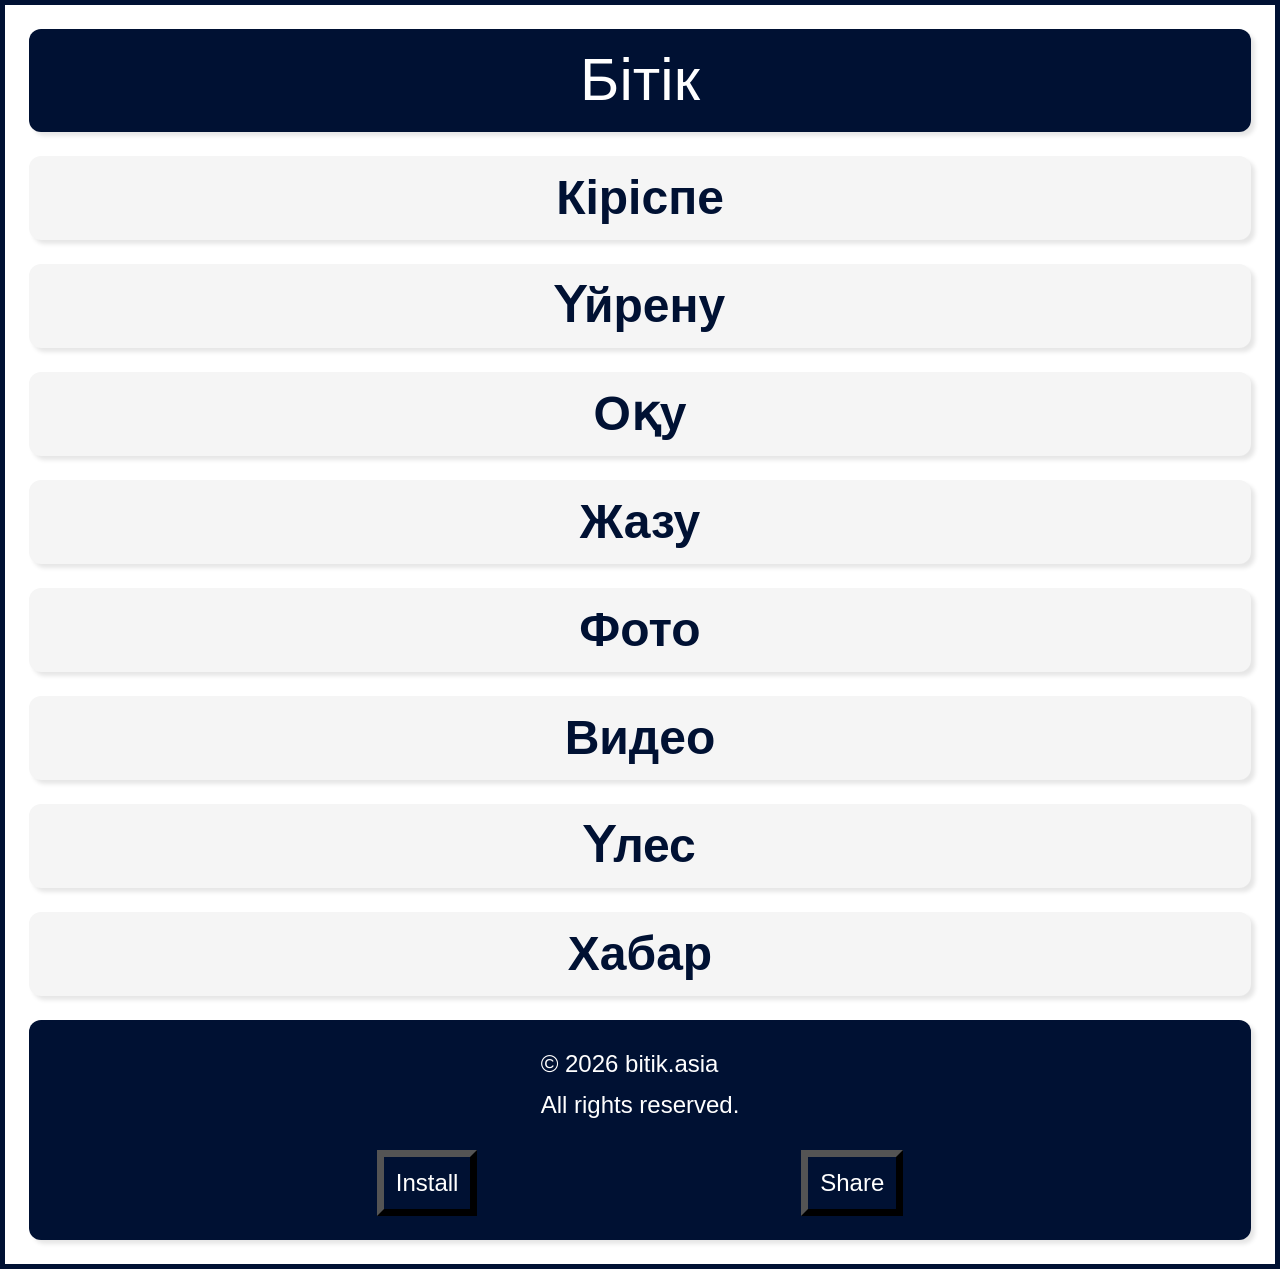
<file: index.html>
<!DOCTYPE html> 
<html lang="en"> 
  
<head>
    <meta charset="utf-8"> 
    <meta    name="viewport" 
            content="width=device-width initial-scale=1.0"> 
    <link rel="stylesheet" href="CSS/index.css"> 
    <link rel="manifest" href="manifest.webmanifest">
    <script src="script.js"></script>
    <link rel="icon" type="image/png" sizes="192x192" href="Assets/Icons/android-chrome-192x192.png">
    <link rel="icon" type="image/png" sizes="512x512" href="Assets/Icons/android-chrome-512x512.png">
    <link rel="apple-touch-icon" sizes="180x180" href="Assets/Icons/apple-touch-icon.png">
    <link rel="icon" type="image/png" sizes="32x32" href="Assets/Icons/favicon-32x32.png">
    <link rel="icon" type="image/png" sizes="16x16" href="Assets/Icons/favicon-16x16.png">
    <link rel="shortcut icon" href="Assets/Icons/favicon.ico">
    <title>Bitik</title>


<!-- <script>   
async function handleCredentialResponse(response) {
  const jwt = response.credential;
  try {
    const res = await fetch("https://bitik-test-<hash>.run.app/auth/google", {
      method: "POST",
      headers: { "Content-Type": "application/json" },
      credentials: "include",
      body: JSON.stringify({ credential: jwt })
    });
    const data = await res.json();
    console.log("Login result:", data);
  } catch (err) {
    console.error("Login failed:", err);
  }
}
</script> -->

<script>
  document.addEventListener("DOMContentLoaded", () => {
    // Open dialog on button click
    document.addEventListener("click", (e) => {
      const btn = e.target.closest("button.open");
      if (!btn) return;

      const container = btn.closest("div");
      const dialog = container?.querySelector("dialog");
      if (dialog) {
        dialog.showModal();
        dialog.scrollTop = 0;
        // Force reflow before adding "visible" for animation
        requestAnimationFrame(() => dialog.classList.add("visible"));
      }
    });

    // Overlay click closes with animation
    document.querySelectorAll("dialog").forEach((dialog) => {
      dialog.addEventListener("click", (e) => {
        const rect = dialog.getBoundingClientRect();
        const inside =
          e.clientX >= rect.left &&
          e.clientX <= rect.right &&
          e.clientY >= rect.top &&
          e.clientY <= rect.bottom;

        if (!inside) {
          dialog.classList.add("closing");
          dialog.classList.remove("visible");
          setTimeout(() => {
            dialog.close();
            dialog.classList.remove("closing");
          }, 500); // match CSS transition duration
        }
      });

      // Animate built-in close buttons too
      dialog.querySelectorAll("form[method='dialog'] button").forEach((btn) => {
        btn.addEventListener("click", (ev) => {
          ev.preventDefault();
          dialog.classList.add("closing");
          dialog.classList.remove("visible");
          setTimeout(() => {
            dialog.close();
            dialog.classList.remove("closing");
          }, 500);
        });
      });
    });
  });
</script>

</head>
  
<body>

<header> 
    <h1>Бітік</h1> 
</header> 


<main>

<div>
  <a href="HTML/introduction.html">Кіріспе</a>
</div>  

<div>
  <a href="HTML/explanation.html">Үйрену</a>
</div>

<div>
  <a href="HTML/read.html">Оқу</a>
</div>

<div>
  <a href="HTML/write.html">Жазу</a>
</div>

<!-- <div>
    <a href="HTML/dictionary.html">Сөздік</a>        
</div> -->

<div>
    <a href="HTML/photo.html">Фото</a>        
</div>

<div>
    <a href="HTML/video.html">Видео</a>        
</div>

<div>
    <a href="HTML/contribution.html">Үлес</a>       
</div>

<div>
    <a href="HTML/news.html">Хабар</a>       
</div>

</main>

  
<footer>
    <p>
        © 2026 bitik.asia <br>
        All rights reserved. 
    </p>


<nav>
   
    <div id="androidInstallContainer">
        <button type="button" id="androidInstallBtn">Install</button>
    </div>
    
    <div id="androidTipContainer">
        <button type="button" id="androidTipBtn" class="open">Android</button>
        <dialog>
          <p>Сайттың қосымшасын смартфонға орнатуға болады.</p> 
          <ul class="none">
            <li><b>KAZ</b>: Браузер мәзірі (⋮) &Rarr; «Қолданбаны орнату» немесе «Басты экранға қосу».</li> 
            <li><b>RUS</b>: Меню браузера (⋮) &Rarr; «Установить приложение» или «Добавить на главный экран».</li>       
          </ul> 
          <form method="dialog">
            <button>Close</button>
          </form>
        </dialog>
    </div>

     <div id="iosTipContainer">
        <button type="button" id="iosTipBtn" class="open">IOS</button>
        <dialog>
          <p>Сайтты смартфонның басты экранына қосуға болады.</p>
          <ul>
            <li><b>KAZ</b>: Safari &Rarr; «Бөлісу» &Rarr; «Басты экранға қосу» &Rarr; «Қосу».</li> 
            <li><b>RUS</b>: Safari &Rarr; «Поделиться» &Rarr; «На экран "Домой"» &Rarr; «Добавить».</li>
          </ul> 
          <form method="dialog">
            <button>Close</button>
          </form>
        </dialog>
    </div>
        
    <div id="desktopTipContainer"> 
        <button type="button" id="desktopTipBtn" class="open">Install</button>
        <dialog>
          <p>Сайтты компьютерге орнатуға болады.</p>
          <ul>
            <li><b>KAZ</b>: Браузердің URL жолағында оң жағынан «Қолданбаны орнату» немесе «Қолданбада ашу» белгішесі бар.</li> 
            <li><b>RUS</b>: В строке URL браузера с правой стороны есть значок «Установить приложение» или «Открыть в приложении».</li>
          </ul>
          <form method="dialog">
            <button>Close</button>
          </form>
        </dialog>
    </div>    

    <div>
        <button type="button" id="shareBtn">Share</button>
    </div>      
        
</nav>
  
</footer> 

</body> 
  
</html>
</file>
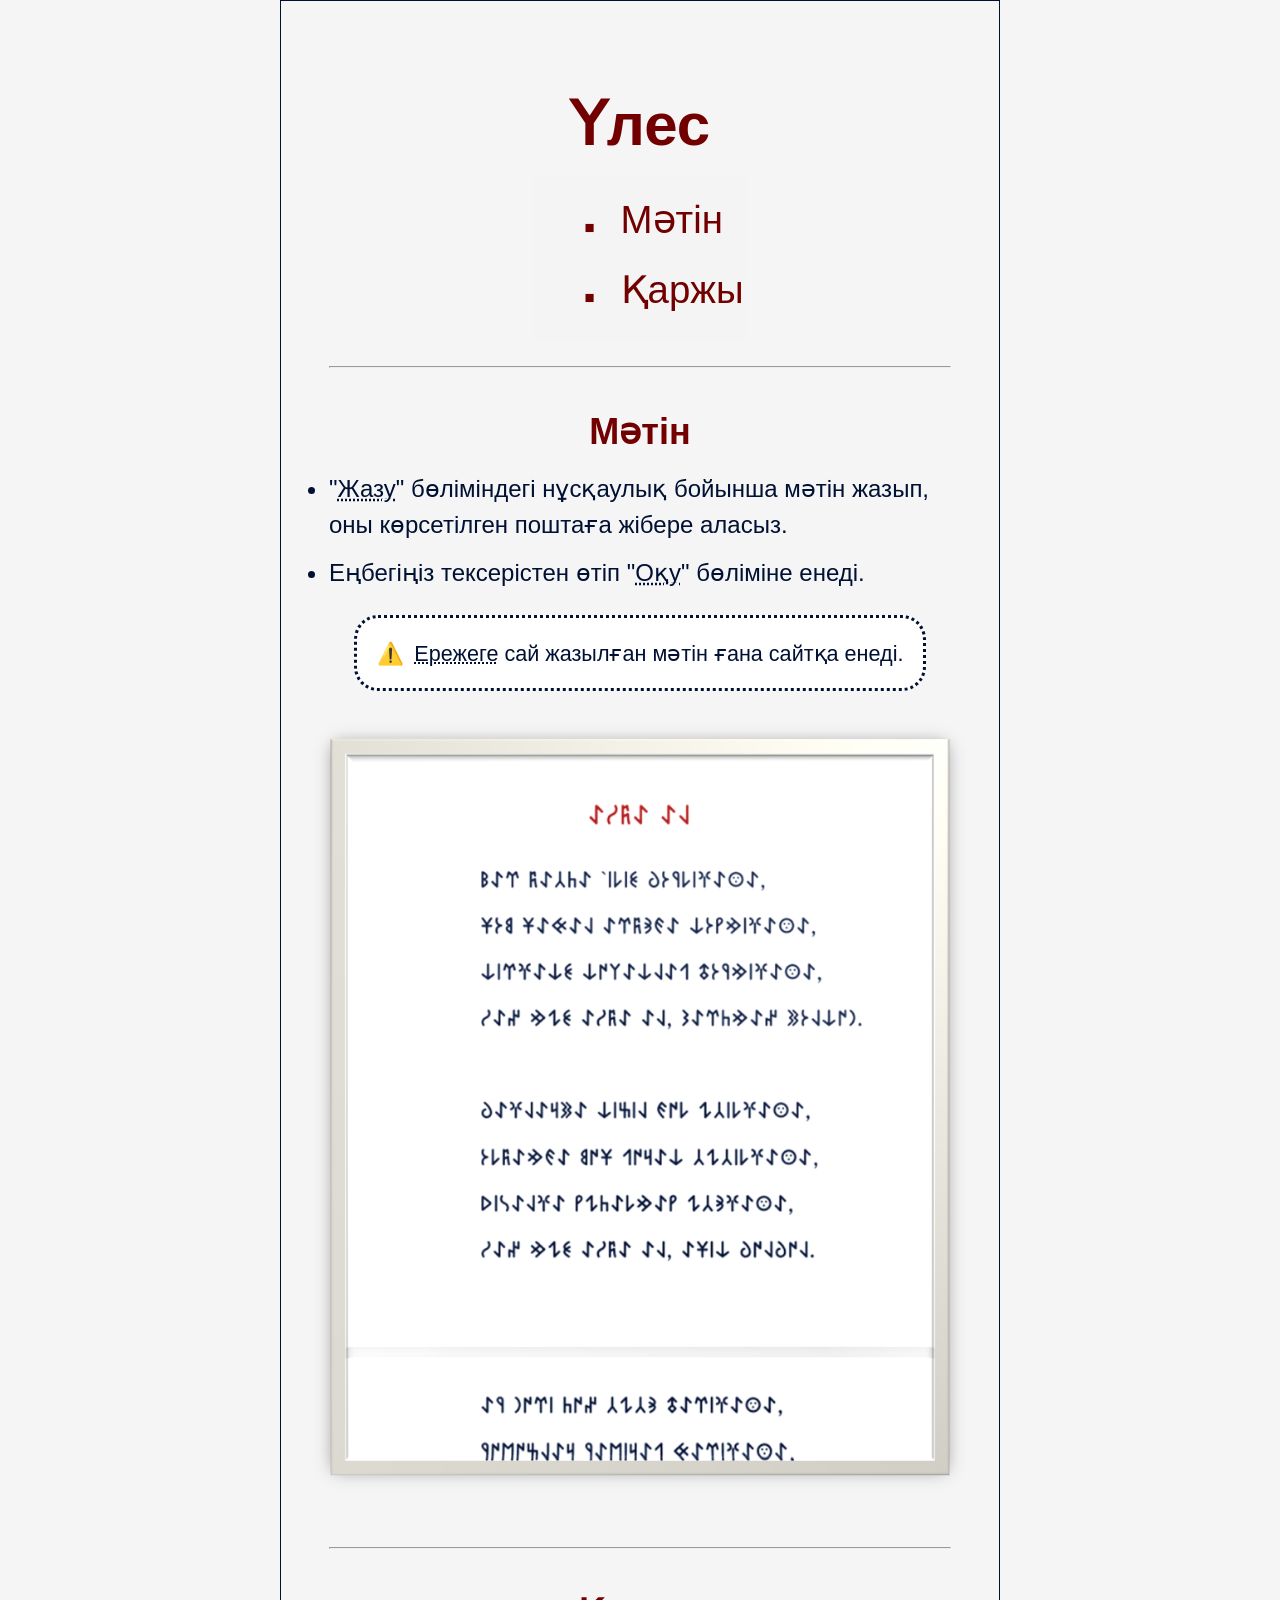
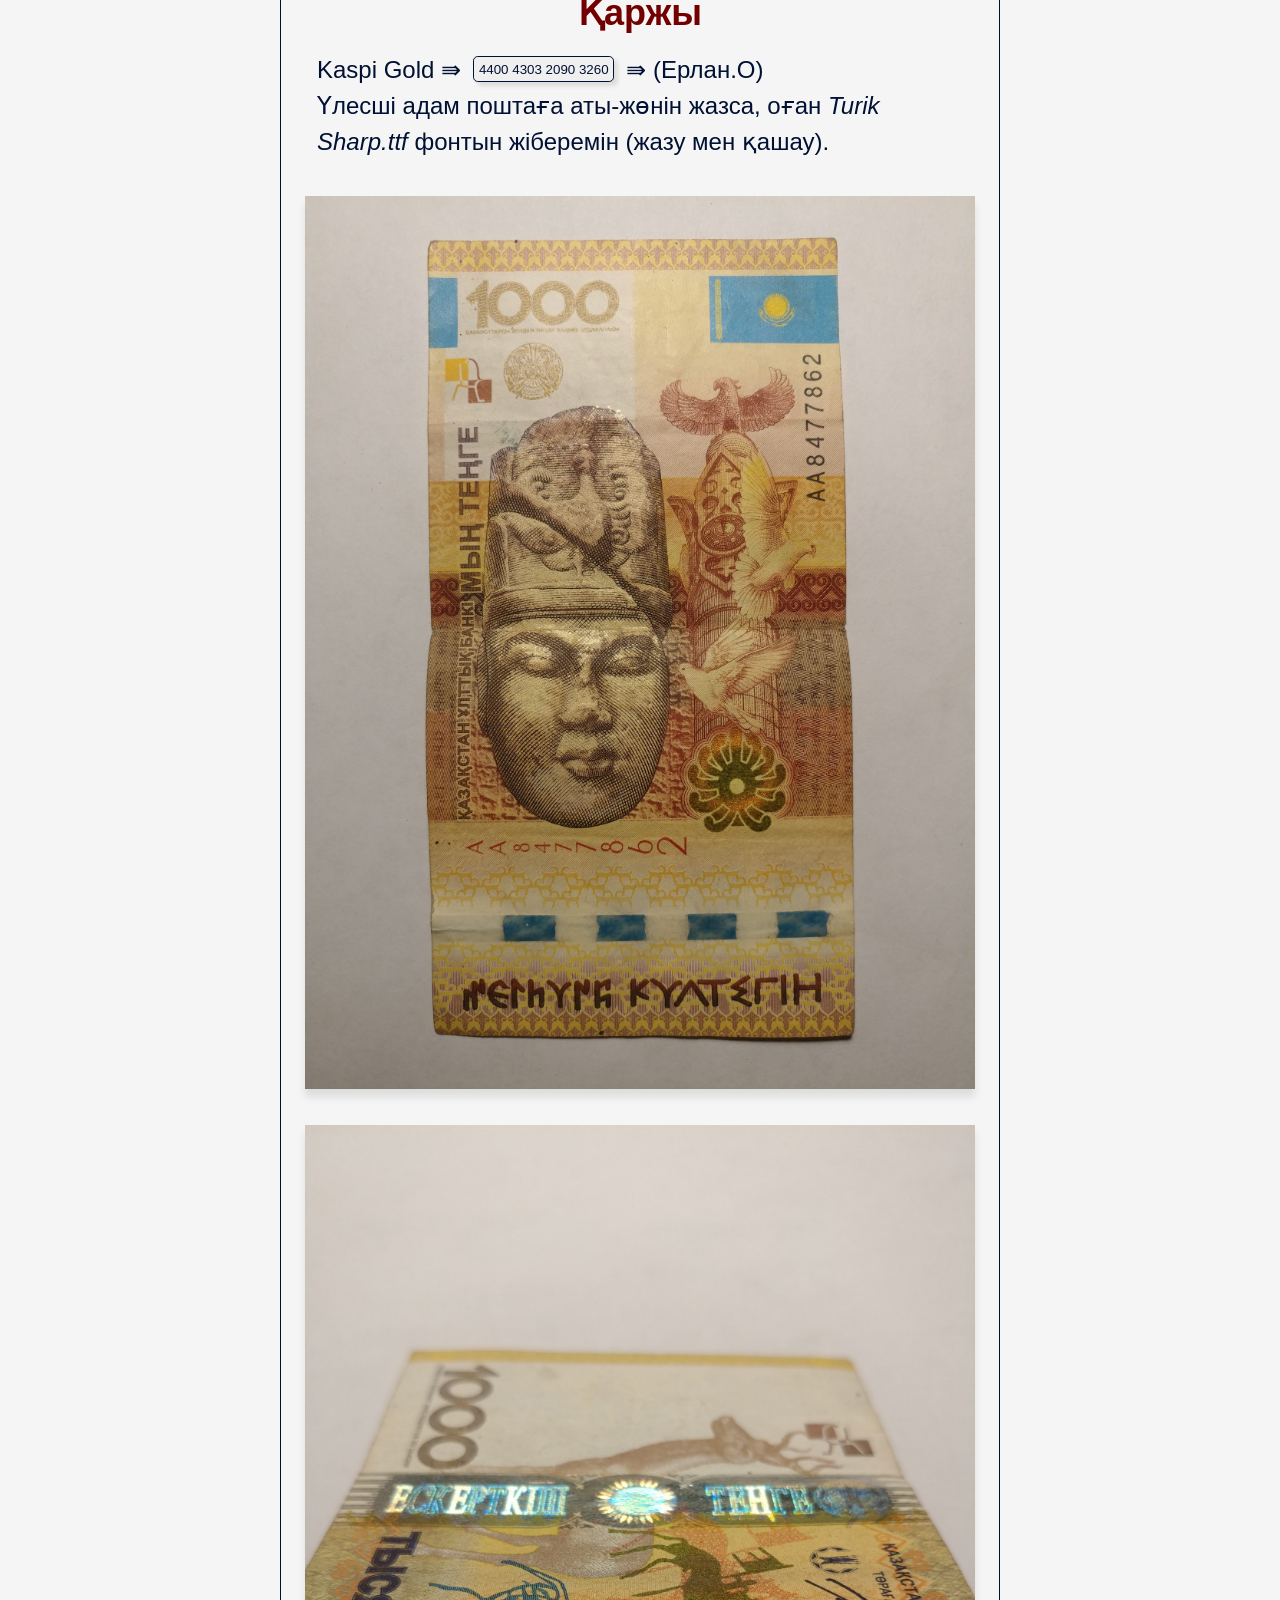
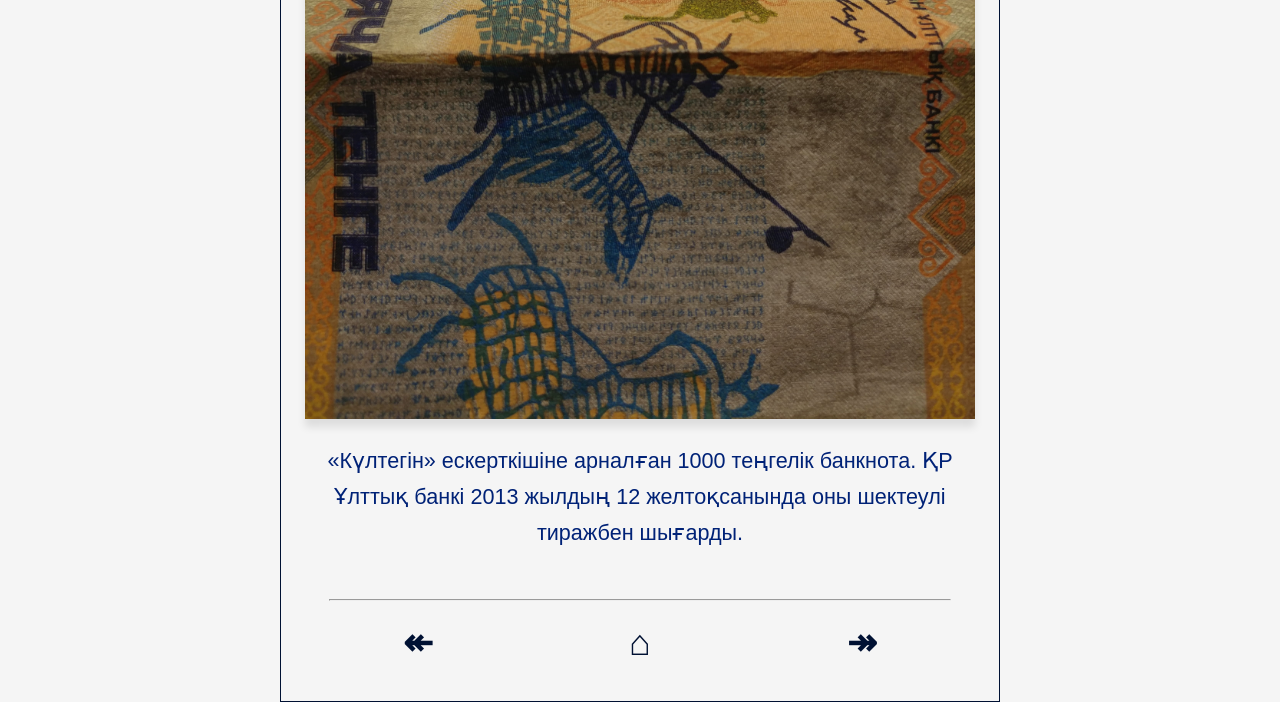
<file: HTML/contribution.html>
<!DOCTYPE html>
<html lang="en">
 
<head>
    <meta charset="utf-8"> 
    <meta   name="viewport" 
            content="width=device-width initial-scale=1"> 
    <link rel="stylesheet" href="../CSS/styles.css"> 
    <link rel="manifest" href="../manifest.webmanifest">
    <link rel="icon" type="image/png" sizes="192x192" href="../Assets/Icons/android-chrome-192x192.png">
    <link rel="icon" type="image/png" sizes="512x512" href="../Assets/Icons/android-chrome-512x512.png">
    <link rel="apple-touch-icon" sizes="180x180" href="../Assets/Icons/apple-touch-icon.png">
    <link rel="icon" type="image/png" sizes="32x32" href="../Assets/Icons/favicon-32x32.png">
    <link rel="icon" type="image/png" sizes="16x16" href="../Assets/Icons/favicon-16x16.png">
    <link rel="shortcut icon" href="../Assets/Icons/favicon.ico">
    <title>Contribution</title>


</head>

<body>

<header>
    <table id="contents" >
        <caption><h1>Үлес</h1></caption>
        <tr>
            <td>&#9632;</td> 
            <td><a href="#s1">Мәтін </a></td>
        </tr>
        <tr>
            <td>&#9632;</td>
            <td><a href="#s2">Қаржы</a></td>
        </tr>                         
    </table>     
</header>

<main>

<hr id="s1">
<section>
<h2>Мәтін </h2>
<ul>
    <li>"<a href="write.html">Жазу</a>" бөліміндегі нұсқаулық бойынша мәтін жазып, оны көрсетілген поштаға жібере аласыз.</li>
    <li>Еңбегіңіз тексерістен өтіп "<a href="read.html">Оқу</a>" бөліміне енеді.</li>
</ul>
<aside>
    ⚠️&ensp;<a href="explanation.html">Ережеге</a> сай жазылған мәтін ғана сайтқа енеді. 
</aside>
<img class="no_shadow" src="../Assets/Images/matin.png" alt="Runic text">


</section>

<hr id="s2">
<section>
<h2>Қаржы</h2>
<p> Kaspi Gold &rAarr;&ensp;<button id="copy">4400 4303 2090 3260</button>&ensp;&rAarr; (Ерлан.О) <br>
    Үлесші адам поштаға аты-жөнін жазса, оған <i>Turik Sharp.ttf</i> фонтын жіберемін (жазу мен қашау).

</p>
<figure>   
    <img src="../Assets/Images/tenge_1.jpg" alt="tenge">
    <img src="../Assets/Images/tenge_2.jpg" alt="tenge">
    <figcaption>
        «Күлтегін» ескерткішіне арналған 1000 теңгелік банкнота. 
        ҚР Ұлттық банкі  2013 жылдың 12 желтоқсанында оны шектеулі тиражбен шығарды.   
    </figcaption>
</figure>

</section>

<script>
  const button = document.getElementById("copy");
  button.addEventListener("click", () => {
    const textToCopy = button.innerText;
    navigator.clipboard.writeText(textToCopy)
      .then(() => {
        // Instead of alert, update button text
        button.innerText = "Көшірілді!";
        setTimeout(() => {
          button.innerText = textToCopy; // revert after 1.5s
        }, 1500);
      })
      .catch(err => {
        console.error("Failed to copy text: ", err);
      });
  });
</script>
</main>

<hr>
<footer> 
    <a href="video.html">&Larr;</a>
    <a href="../index.html">&#8962;</a>        
    <a href="news.html">&Rarr;</a>    
</footer> 

</body>

</html>



<!--  


<table>
    <tr>
        <td></td>
        <td></td>
    </tr>
    <tr>
        <td></td>
        <td></td>
    </tr>
    <tr>
        <td></td>
        <td></td>
    </tr>
    <tr>
        <td></td>
        <td></td>
    </tr>
    <tr>
        <td></td>
        <td></td>
    </tr>
</table>








-->
</file>
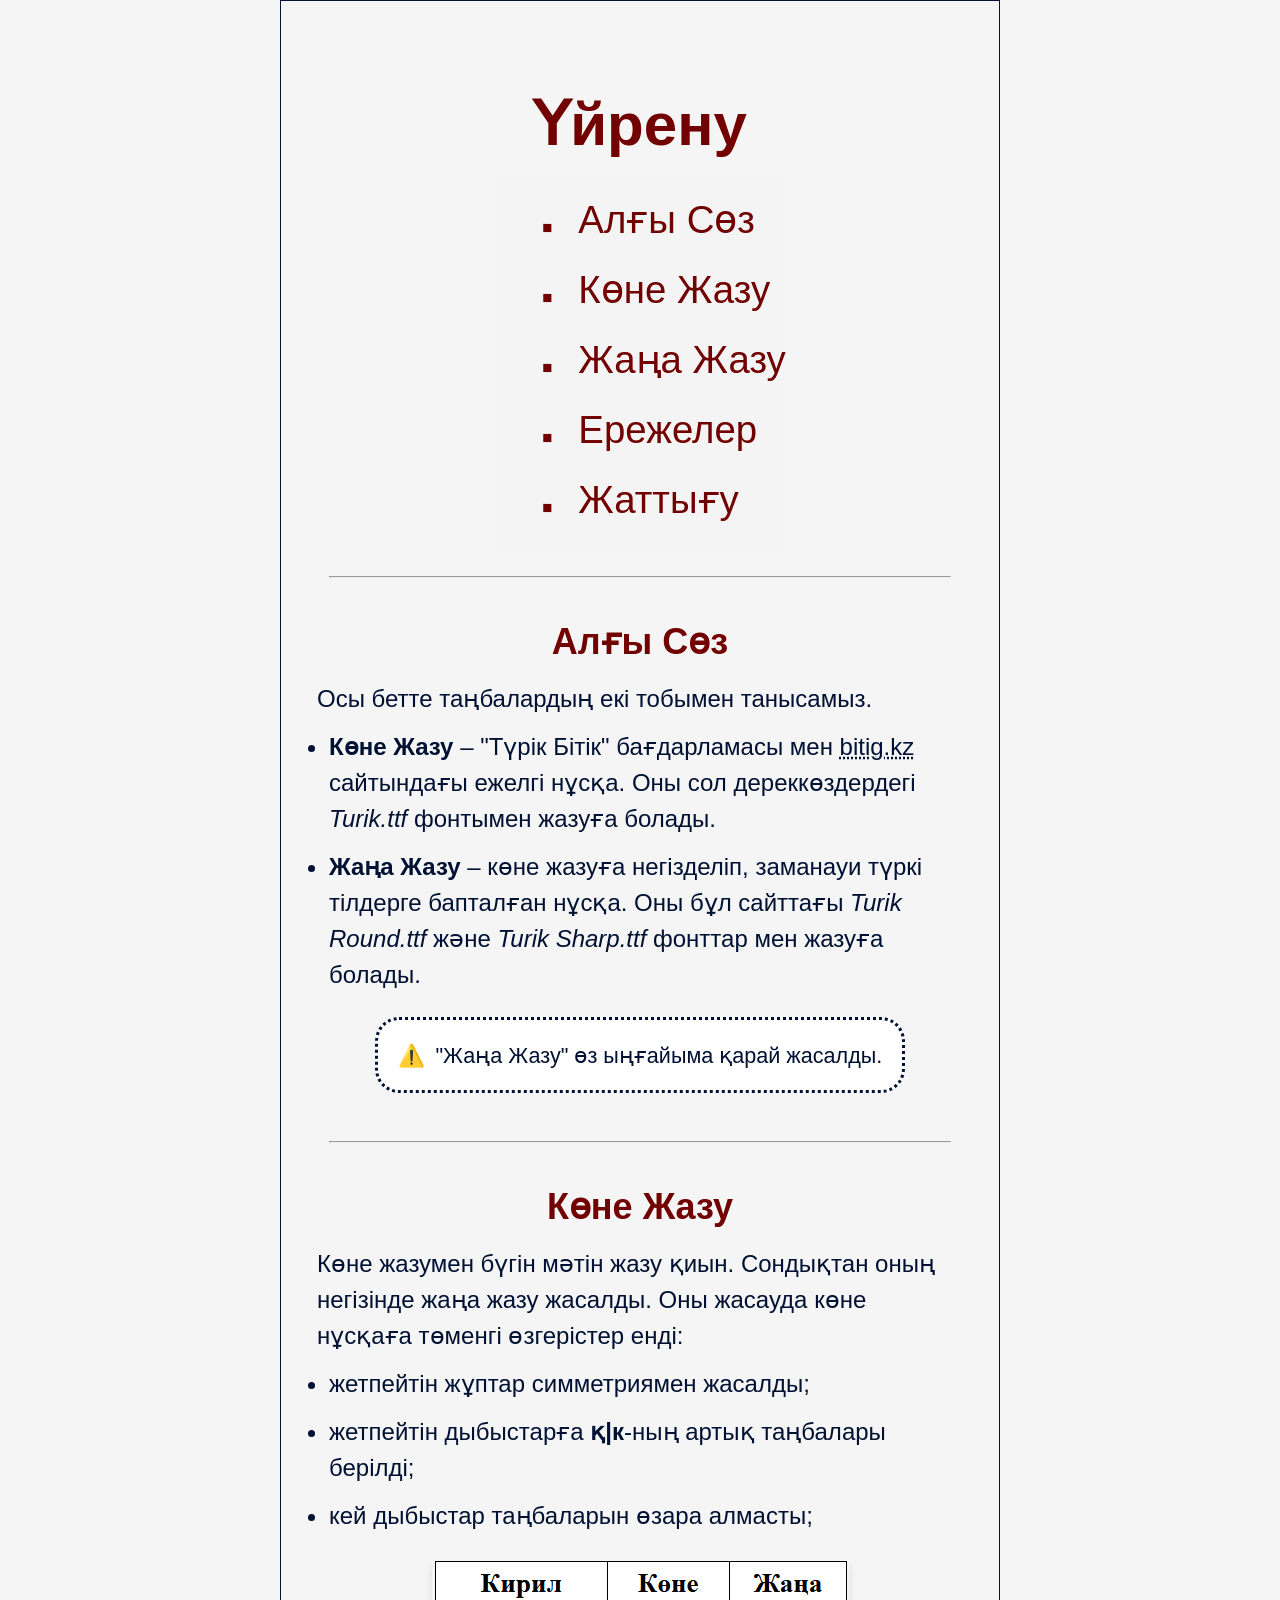
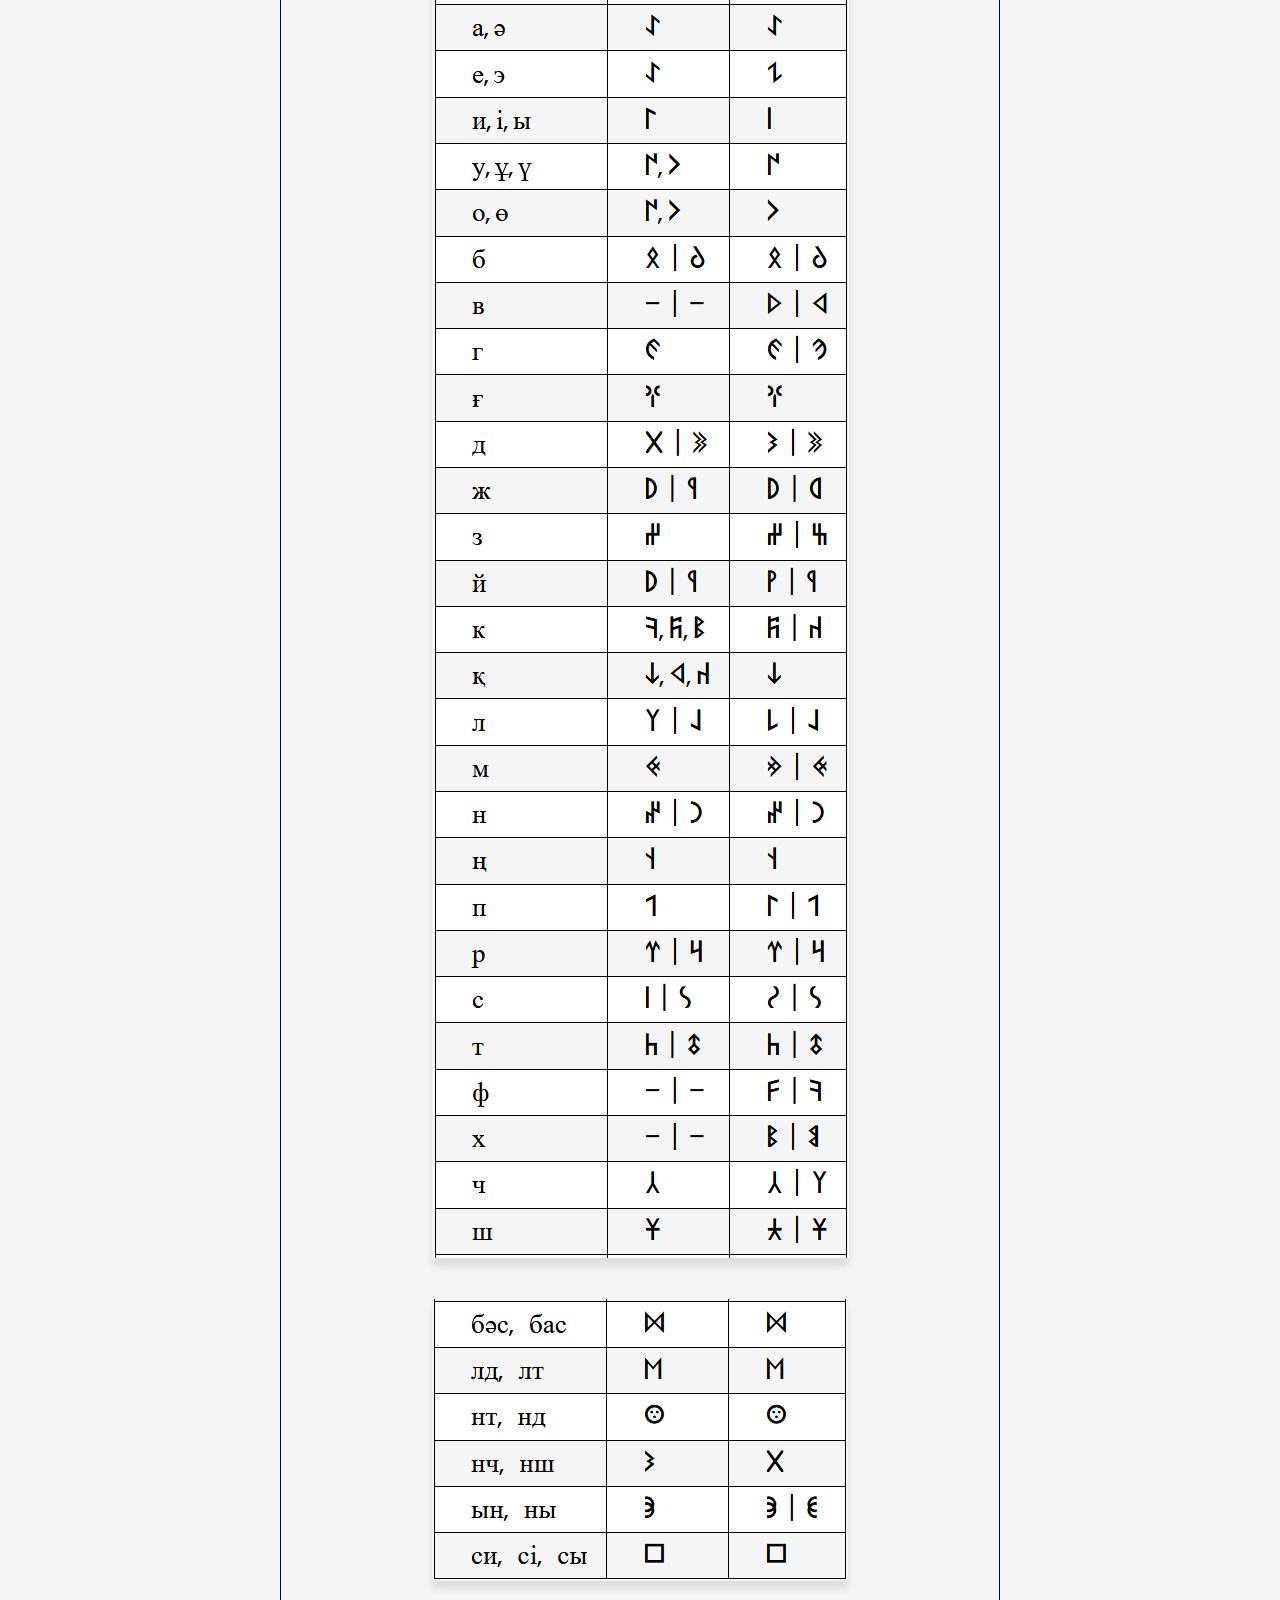
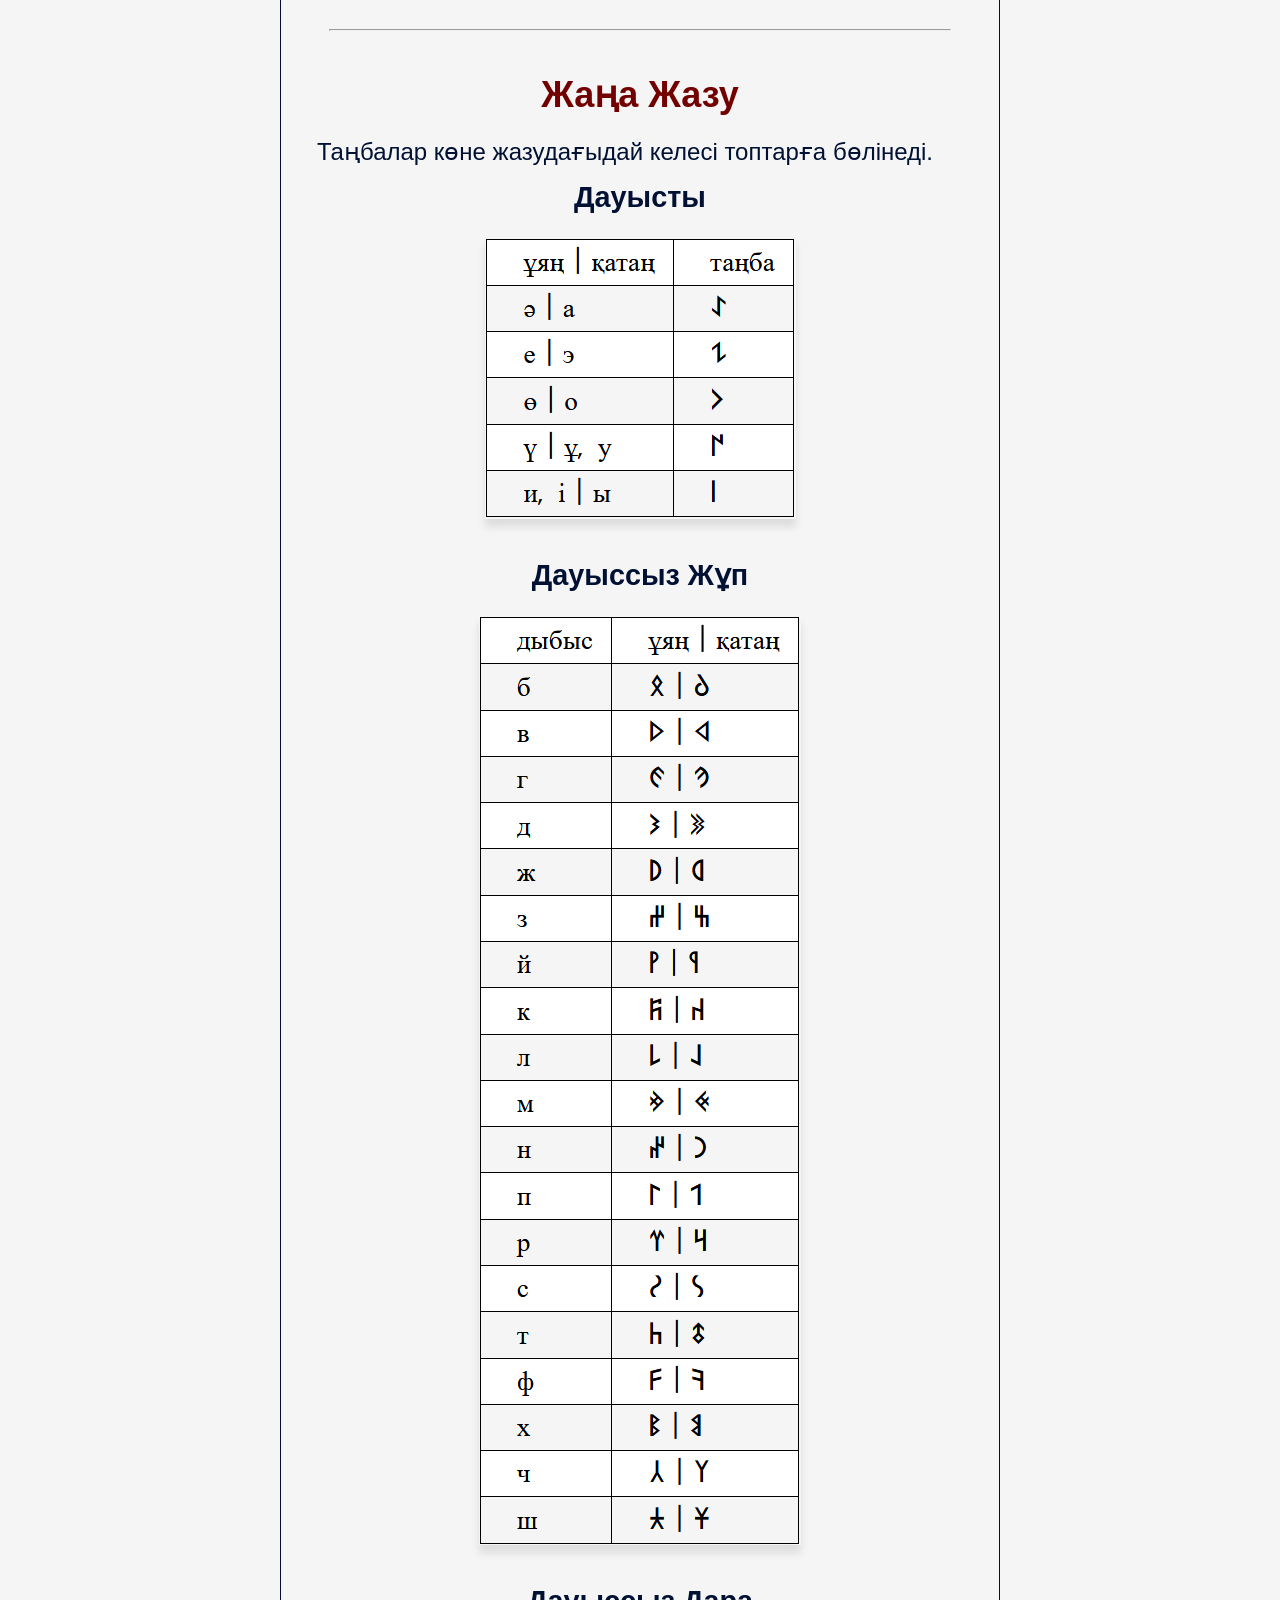
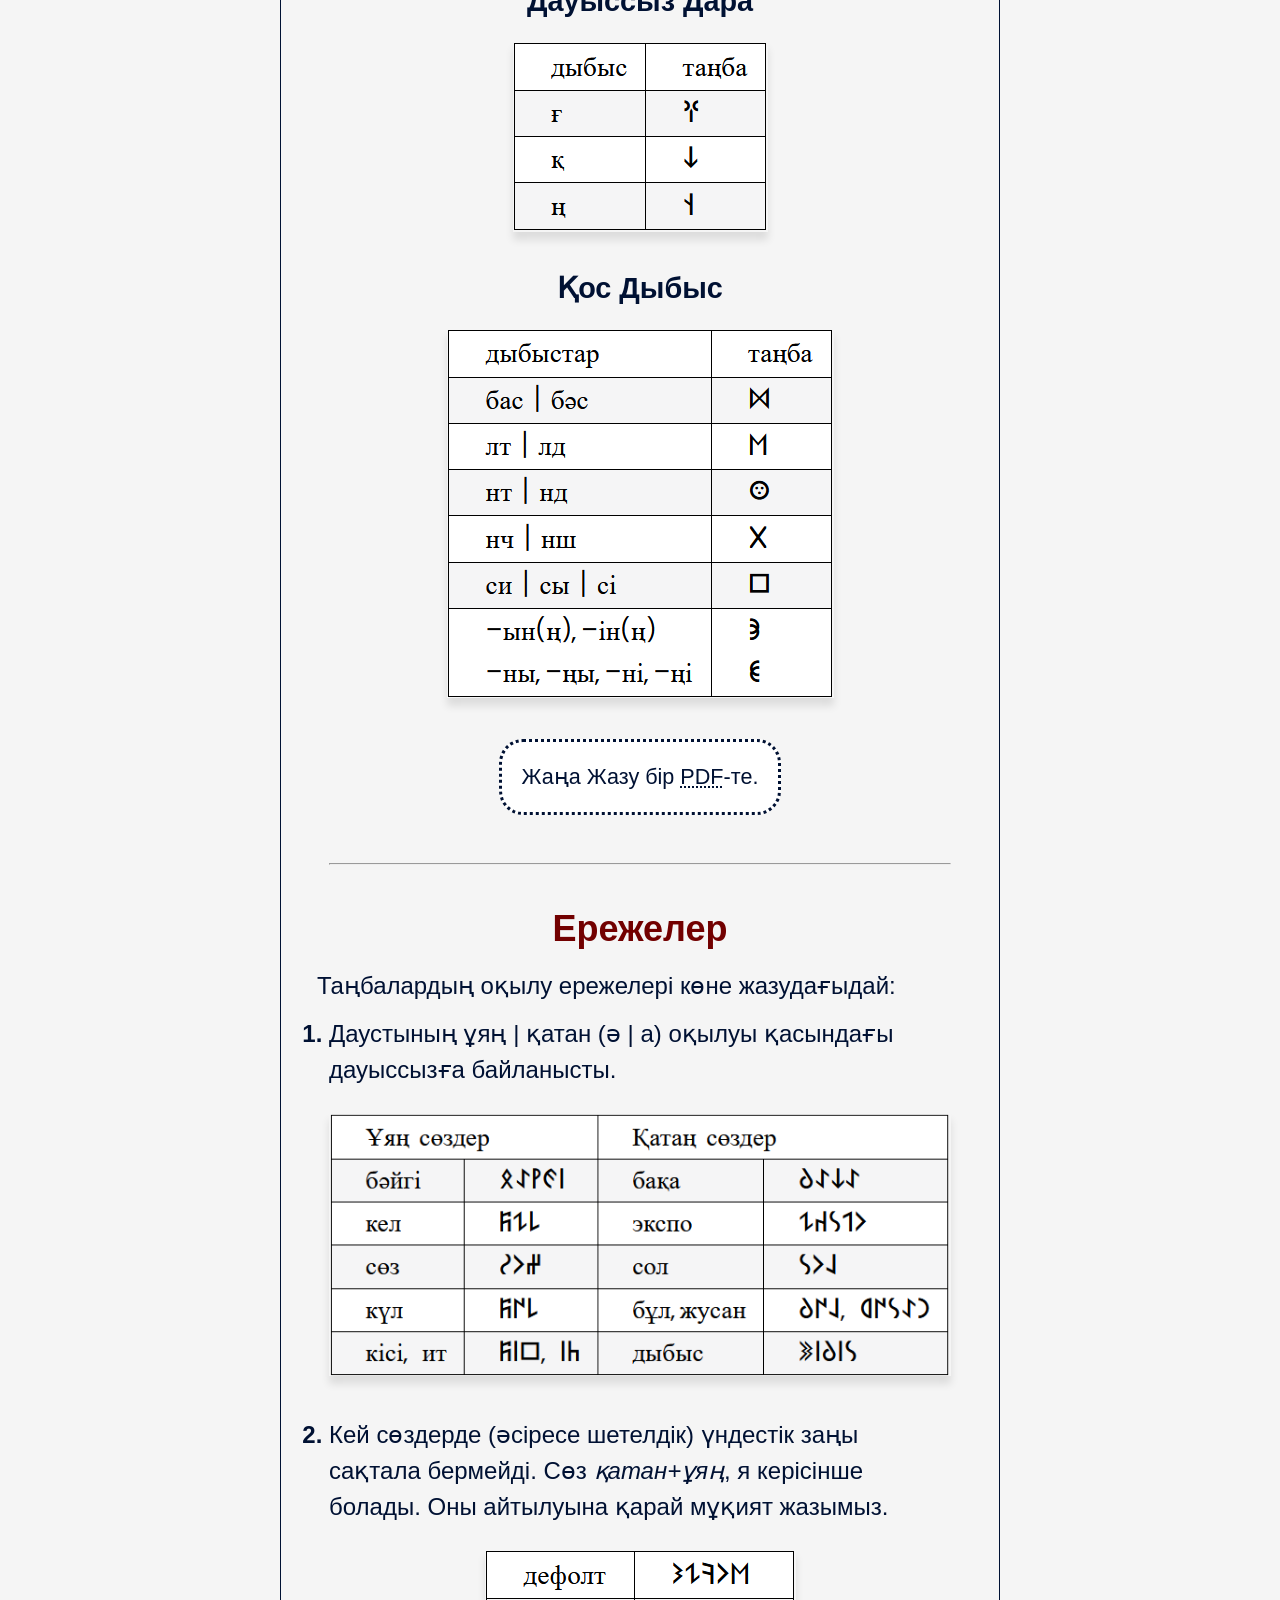
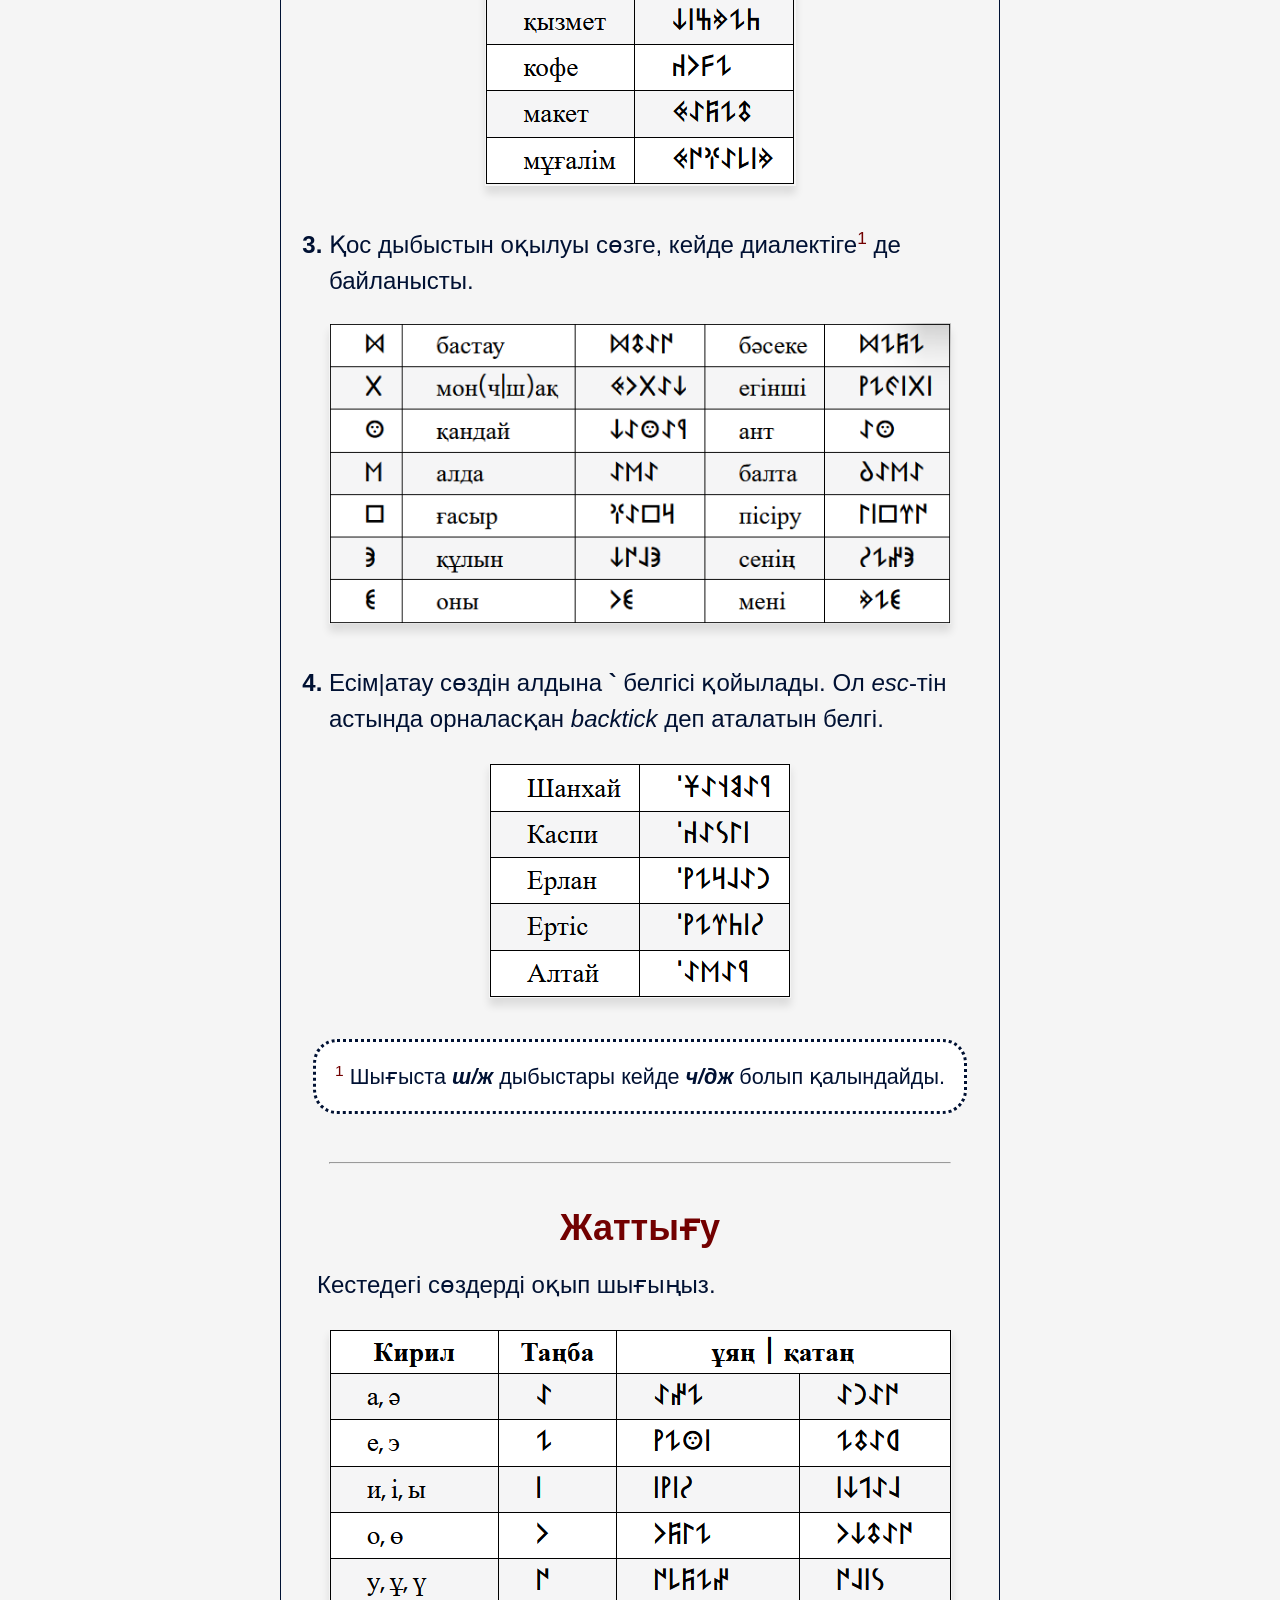
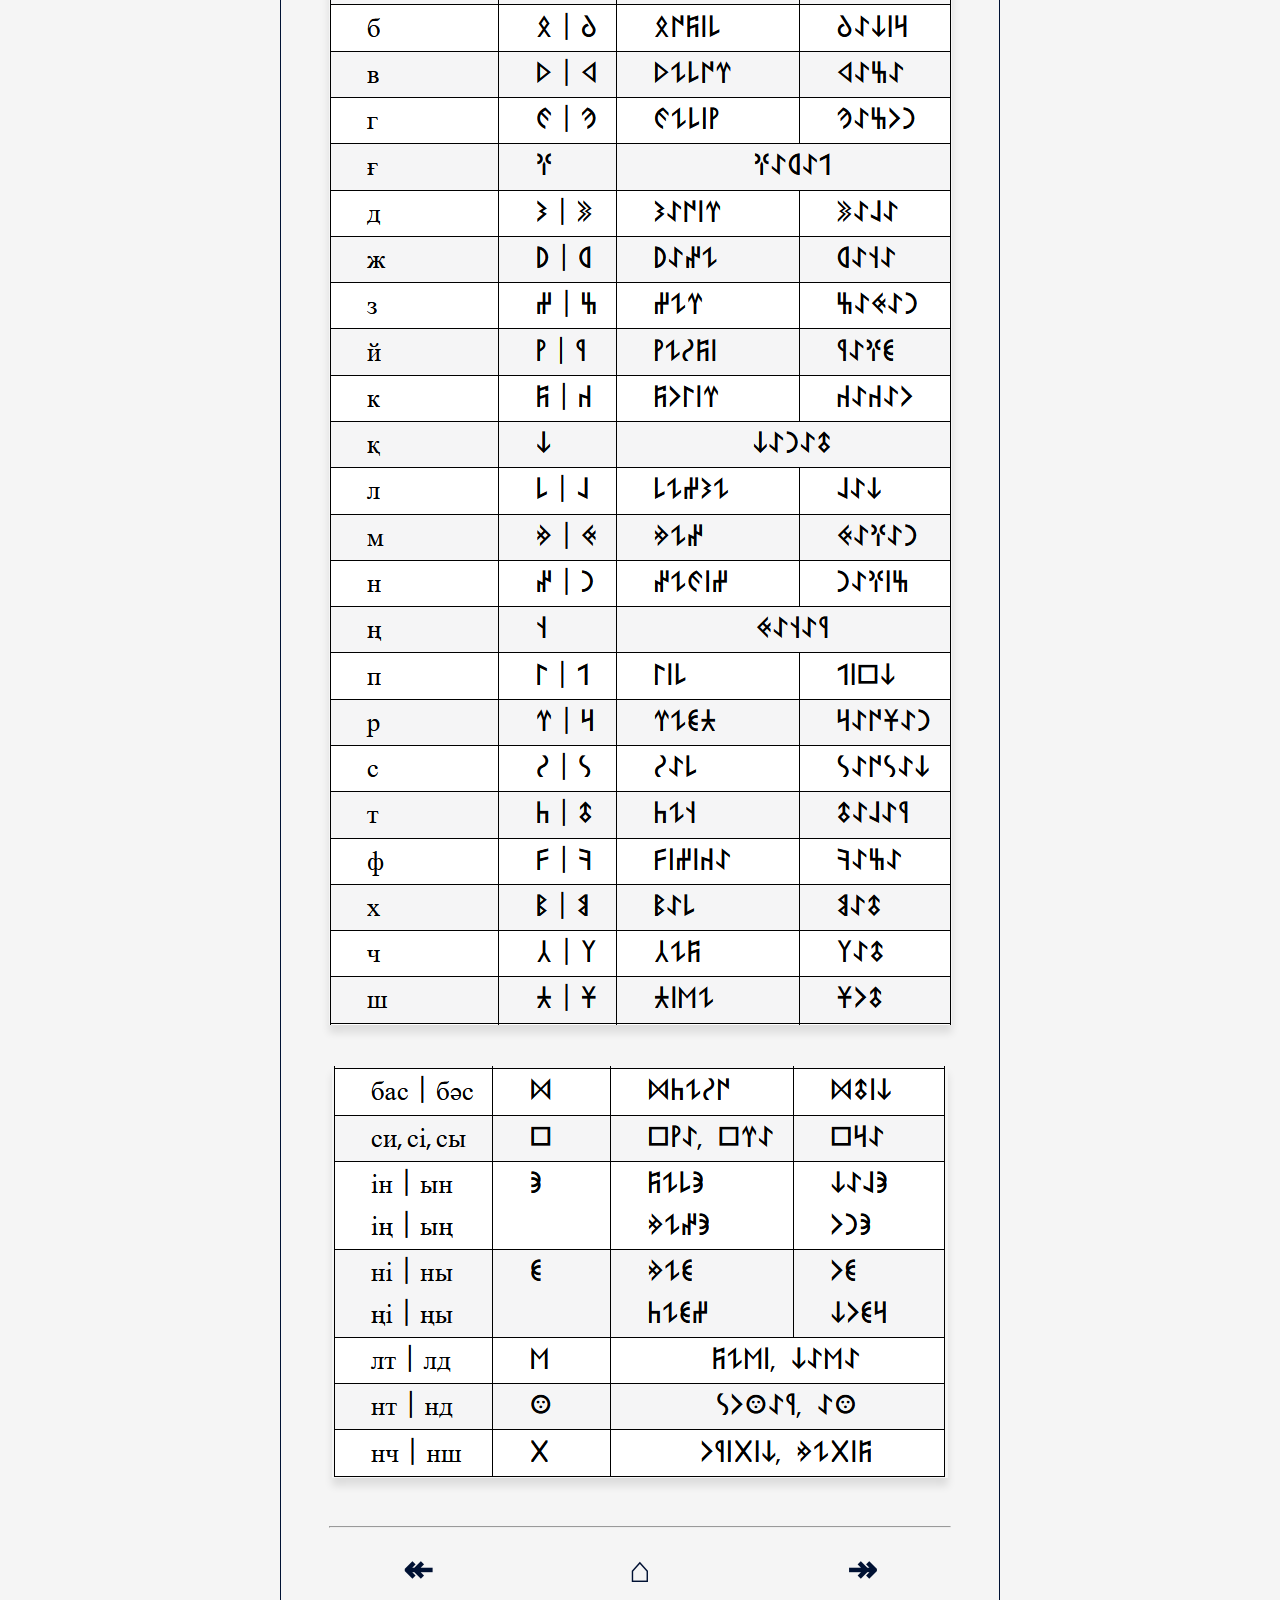
<file: HTML/explanation.html>
<!DOCTYPE html>
<html lang="en">
 
<head>
    <meta charset="utf-8"> 
    <meta   name="viewport" 
            content="width=device-width initial-scale=1"> 
    <link rel="stylesheet" href="../CSS/styles.css"> 
    <link rel="manifest" href="../manifest.webmanifest">
    <link rel="icon" type="image/png" sizes="192x192" href="../Assets/Icons/android-chrome-192x192.png">
    <link rel="icon" type="image/png" sizes="512x512" href="../Assets/Icons/android-chrome-512x512.png">
    <link rel="apple-touch-icon" sizes="180x180" href="../Assets/Icons/apple-touch-icon.png">
    <link rel="icon" type="image/png" sizes="32x32" href="../Assets/Icons/favicon-32x32.png">
    <link rel="icon" type="image/png" sizes="16x16" href="../Assets/Icons/favicon-16x16.png">
    <link rel="shortcut icon" href="../Assets/Icons/favicon.ico">
    <title>Explanation</title>
</head>

<body id="top">

<header>
    <table id="contents" >
        <caption><h1>Үйрену</h1></caption>
        <tr>
            <td>&#9632;</td> 
            <td><a href="#s1">Алғы Сөз</a></td>
        </tr>
        <tr>
            <td>&#9632;</td>
            <td><a href="#s2">Көне Жазу</a></td>
        </tr>                
        <tr>
            <td>&#9632;</td>
            <td><a href="#s3">Жаңа Жазу</a></td>
        </tr>
        <tr>
            <td>&#9632;</td>
            <td><a href="#s4">Ережелер</a></td>
        </tr>   
        <tr>
            <td>&#9632;</td>
            <td><a href="#s5">Жаттығу</a></td>
        </tr>              
    </table>     
</header>

<main>

<hr id="s1">
<section>
    <h2>Алғы Сөз</h2>
    <p>
        Осы бетте таңбалардың екі тобымен танысамыз.
    </p>
    <ul>
        <li>
            <b>Көне Жазу</b> &ndash; "Түрік Бітік" бағдарламасы мен
            <a href="www.bitig.org" class="latin">bitig.kz</a> сайтындағы ежелгі нұсқа.  
            Оны сол дереккөздердегі <i>Turik.ttf</i> фонтымен жазуға болады. 
        </li>
        <li>
            <b> Жаңа Жазу</b> &ndash; көне жазуға негізделіп, заманауи түркі тілдерге бапталған нұсқа.
            Оны бұл сайттағы <i>Turik Round.ttf</i> және <i>Turik Sharp.ttf</i> фонттар мен жазуға болады.
        </li>
    </ul>

<aside>
    ⚠️&ensp;"Жаңа Жазу" өз ыңғайыма қарай жасалды.
</section>

<hr id="s2">
<section>
<h2>Көне Жазу</h2>
<p>
    Көне жазумен бүгін мәтін жазу қиын. 
    Сондықтан оның негізінде жаңа жазу жасалды. 
    Оны жасауда көне нұсқаға төменгі өзгерістер енді:
</p>
<ul>
    <li>жетпейтін жұптар симметриямен жасалды;</li>
    <li>жетпейтін дыбыстарға <b>қ|к</b>-ның артық таңбалары берілді;</li>   
    <li>кей дыбыстар таңбаларын өзара алмасты;</li>
</ul>

<img src="../Assets/Images/Uyrenu/salistirma_1.png" alt="">
<img src="../Assets/Images/Uyrenu/salistirma_2.png" alt="">

</section>

<hr id="s3">
<section>
    <h2>Жаңа Жазу</h2>
    <p>Таңбалар көне жазудағыдай келесі топтарға бөлінеді.</p>
    
    <h3>Дауысты</h3>
    <img src="../Assets/Images/Uyrenu/dauisti.png" alt="">

    <h3>Дауыссыз Жұп</h3>
    <img src="../Assets/Images/Uyrenu/daussiz_jup.png" alt="">

    <h3>Дауыссыз Дара</h3>
    <img src="../Assets/Images/Uyrenu/daussiz_dara.png" alt="">

    <h3>Қос Дыбыс</h3>
    <img src="../Assets/Images/Uyrenu/qos_dibis.png" alt="">
    <aside>Жаңа Жазу бір <a href="../PDF/Turli/tanbalar_kestesi.pdf">PDF</a>-те.</aside>
</section>

<hr id="s4">
<section>
<h2>Ережелер</h2>
<p>Таңбалардың оқылу ережелері көне жазудағыдай:</p>

 <ol>
    <li>Даустының ұяң | қатан (ә | а) оқылуы қасындағы дауыссызға байланысты.
        <img src="../Assets/Images/Uyrenu/1shi_yereje.png" alt="">
    </li>    
    <li>
        Кей сөздерде (әсіресе шетелдік) үндестік заңы сақтала бермейді.
        Сөз <i>қатан+ұяң</i>, я керісінше болады. 
        Оны айтылуына қарай мұқият жазымыз.
        <img src="../Assets/Images/Uyrenu/2shi_yereje.png" alt="">
    </li>
    <li>
        Қос дыбыстын оқылуы сөзге, кейде диалектіге<sup>1</sup> де байланысты. 
        <img src="../Assets/Images/Uyrenu/3shi_yereje.png" alt="">
    </li>       
    <li>
        Есім|атау сөздін алдына  <b>`</b> белгісі қойылады.
        Ол <i>esc</i>-тін астында орналасқан <i>backtick</i> деп аталатын белгі.

        <img src="../Assets/Images/Uyrenu/4shi_yereje.png" alt="">
    </li>
</ol> 
<aside><sup>1</sup> Шығыста <strong>ш/ж</strong> дыбыстары кейде <strong>ч/дж</strong> болып қалындайды. </aside>
</section>

<hr id="s5">
<section>
    <h2>Жаттығу</h2>
    <p>Кестедегі сөздерді оқып шығыңыз.</p>
    <img src="../Assets/Images/Uyrenu/jattigu_1.png" alt="jattigu_1">
    <img src="../Assets/Images/Uyrenu/jattigu_2.png" alt="jattigu_1">
    
    <!-- <div class="wrapper">
        <table class="runic">
            <tr>
                <th>Кирил</th>
                <th>Таңба</th>
                <th colspan="2"> ұяң | қатаң</th>
            </tr>
            <tr>
                <td>а,ә</td>
                <td>a</td>
                <td>ane</td>
                <td>ANAU</td>
            </tr>
            <tr>
                <td>е,э</td>
                <td>E</td>
                <td>ye'i</td>
                <td>ETAJ</td>
            </tr>
            <tr>
                <td>и,і,ы</td>
                <td>I</td>
                <td>iyis</td>
                <td>IQPAL</td>
            </tr>
            <tr>
                <td>о,ө</td>
                <td>o</td>
                <td>okpe</td>
                <td>OQTAU</td>
            </tr>
            <tr>
                <td>у,ұ,ү</td>
                <td>u</td>
                <td>ulken</td>
                <td>ULIS</td>
            </tr>            
            <tr>
                <td>б</td>
                <td>b | B</td>
                <td>bukil</td>
                <td>BAQIR</td>
            </tr>
            <tr>
                <td>в</td>
                <td>v | V</td>
                <td>velur</td>
                <td>VAZA</td>
            </tr>
            <tr>
                <td>г</td>
                <td>g | G</td>
                <td>geliy</td>
                <td>GAZON</td>
            </tr>
            <tr>
                <td>ғ</td>
                <td>q</td>
                <td colspan="2" class="centered"
                >qAJAP</td>
            </tr>
            <tr>
                <td>д</td>
                <td>d | D</td>
                <td>dauir</td>
                <td>DALA</td>
            </tr>
            <tr>
                <td>ж</td>
                <td>j | J</td>
                <td>jane</td>
                <td>JAwA</td>
            </tr>
            <tr>
                <td>з</td>
                <td>z | Z</td>
                <td>zer</td>
                <td>ZAMAN</td>
            </tr>
            <tr>
                <td>й</td>
                <td>y | Y</td>
                <td>yeski</td>
                <td>YAq[</td>
            </tr>
            <tr>
                <td>к</td>
                <td>k | K</td>
                <td>kopir</td>
                <td>KAKAO</td>
            </tr>
            <tr>
                <td>қ</td>
                <td>Q</td>
                <td colspan="2" class="centered">QANAT</td>
            </tr>
            <tr>
                <td>л</td>
                <td>l | L</td>
                <td>lezde</td>
                <td>LAQ</td>
            </tr>
            <tr>
                <td>м</td>
                <td>m | M</td>
                <td>men</td>
                <td>MAqAN</td>
            </tr>
            <tr>
                <td>н</td>
                <td>n | N</td>
                <td>negiz</td>
                <td>NAqIZ</td>
            </tr>
            <tr>
                <td>ң</td>
                <td>w</td>
                <td colspan="2" class="centered">MAwAY</td>
            </tr>
            <tr>
                <td>п</td>
                <td>p | P</td>
                <td>pil</td>
                <td>PIWQ</td>
            </tr>
            <tr>
                <td>р</td>
                <td>r | R</td>
                <td>re[x</td>
                <td>RAUXAN</td>
            </tr>
            <tr>
                <td>с</td>
                <td>s | S</td>
                <td>sal</td>
                <td>SAUSAQ</td>
            </tr>
            <tr>
                <td>т</td>
                <td>t | T</td>
                <td>tew</td>
                <td>TALAY</td>
            </tr>
            <tr>
                <td>ф</td>
                <td>f | F</td>
                <td>f]AL</td>
                <td>FARX</td>
            </tr>
            <tr>
                <td>х</td>
                <td>h | H</td>
                <td>hal</td>
                <td>HAT</td>
            </tr>
            <tr>
                <td>ч</td>
                <td>c | C</td>
                <td>cek</td>
                <td>CUAX</td>
            </tr>
            <tr>
                <td>ш</td>
                <td>x | X</td>
                <td>xi;e</td>
                <td>XOT</td>
            </tr>
            <tr>
                <td>бас | бәс</td>
                <td>/</td>
                <td>/tesu</td>
                <td>/TIQ</td>
            </tr>
            <tr>
                <td>си,сі,сы</td>
                <td>W</td>
                <td>Wya, Wra</td>
                <td>WRA</td>
            </tr>
            <tr>
                <td>ін | ын <br>
                    ің | ың
                </td>
                <td>]</td>
                <td>kel] <br> men] </td>
                <td>QAL] <br> ON]</td>
            </tr>
            <tr>
                <td>ні | ны <br>
                    ңі | ңы
                </td>
                <td>[</td>
                <td>me[ <br> te[z</td>
                <td>O[ <br> QO[R</td>
            </tr>
            <tr>
                <td>лт | лд</td>
                <td>;</td>
                <td colspan="2" class="centered">ke;i, QA;A</td>
            </tr>
            <tr>
                <td>нт | нд</td>
                <td>'</td>
                <td colspan="2" class="centered">SO'AY, A'</td>
            </tr>
            <tr>
                <td>нч | нш</td>
                <td>\</td>
                <td colspan="2" class="centered">OYI\IQ, me\ik</td>
            </tr>
        </table>    
            
    </div> -->
</section>

</main>

<hr>
<footer>
    <a href="introduction.html">&Larr;</a>
    <a href="../index.html">&#8962;</a>        
    <a href="read.html">&Rarr;</a>
</footer> 

</body>

</html>



<!--  


<table>
    <tr>
        <td></td>
        <td></td>
    </tr>
    <tr>
        <td></td>
        <td></td>
    </tr>
    <tr>
        <td></td>
        <td></td>
    </tr>
    <tr>
        <td></td>
        <td></td>
    </tr>
    <tr>
        <td></td>
        <td></td>
    </tr>
</table>








-->
</file>
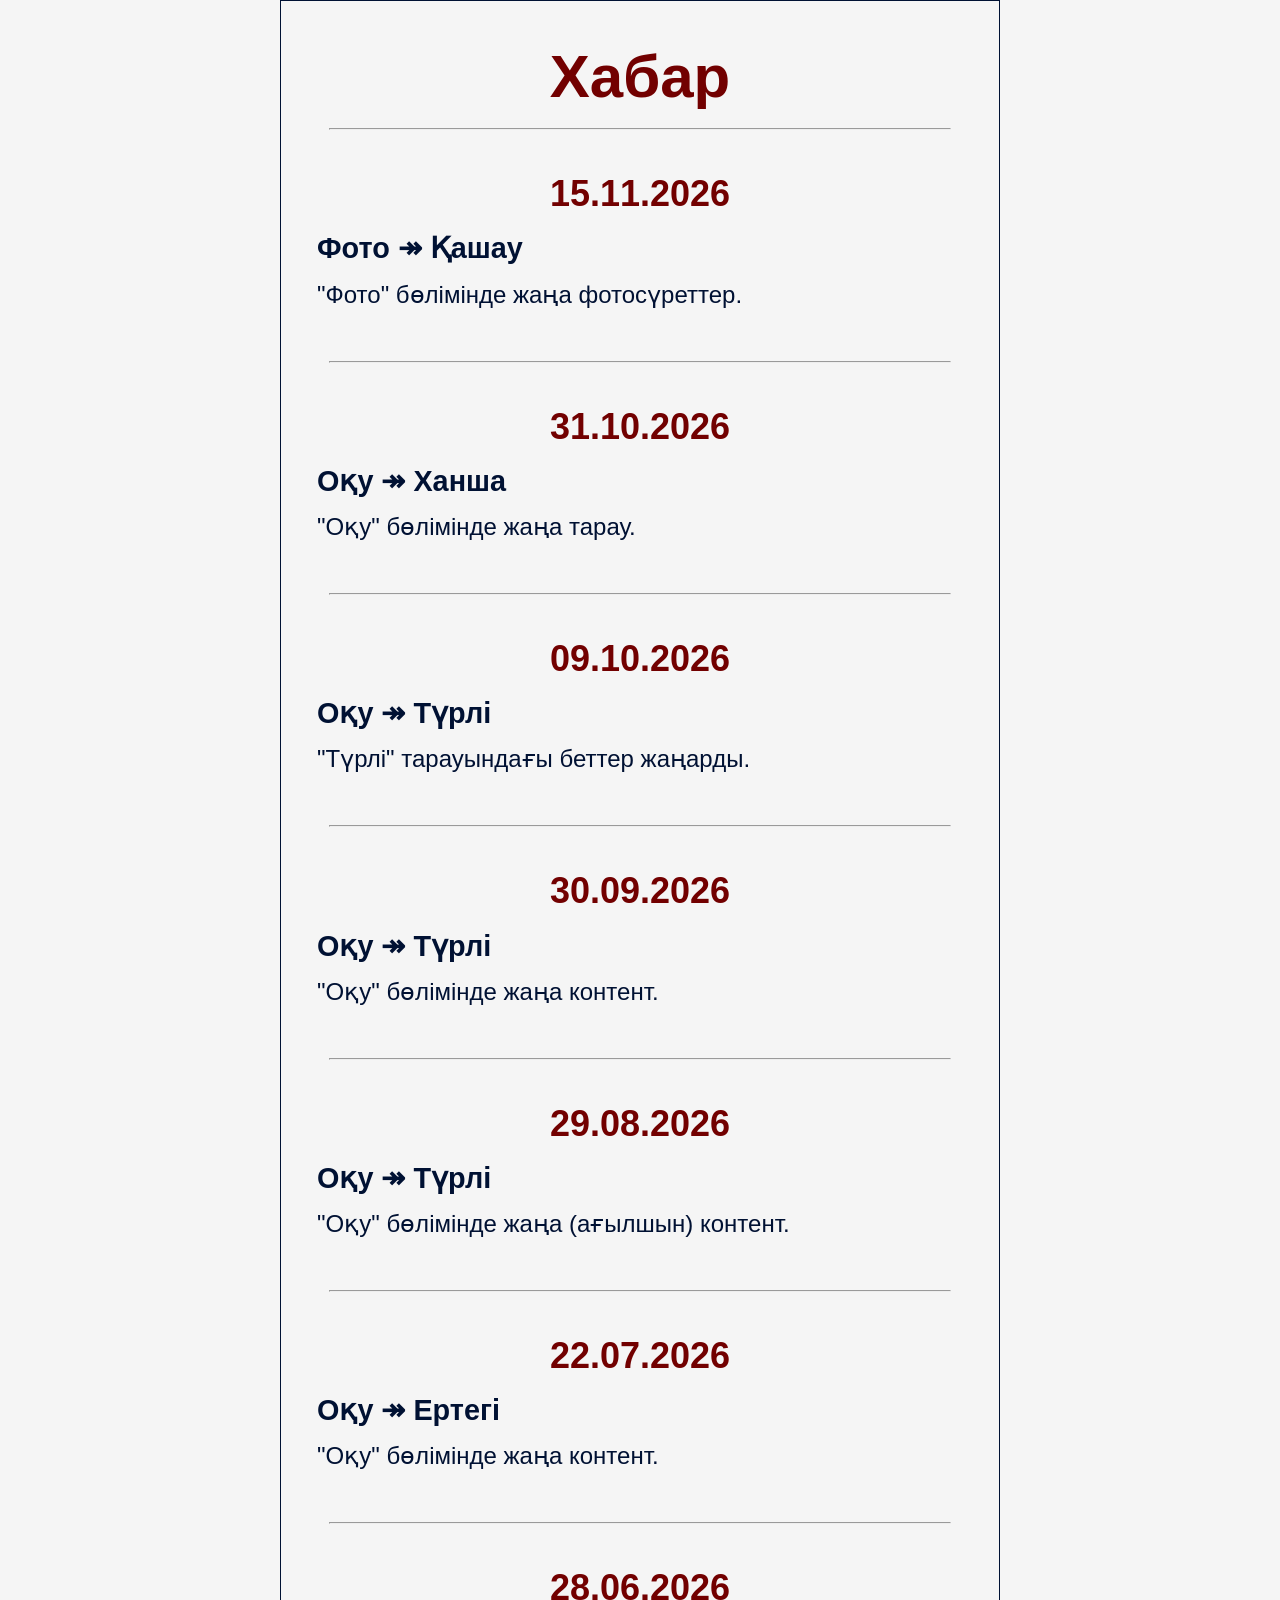
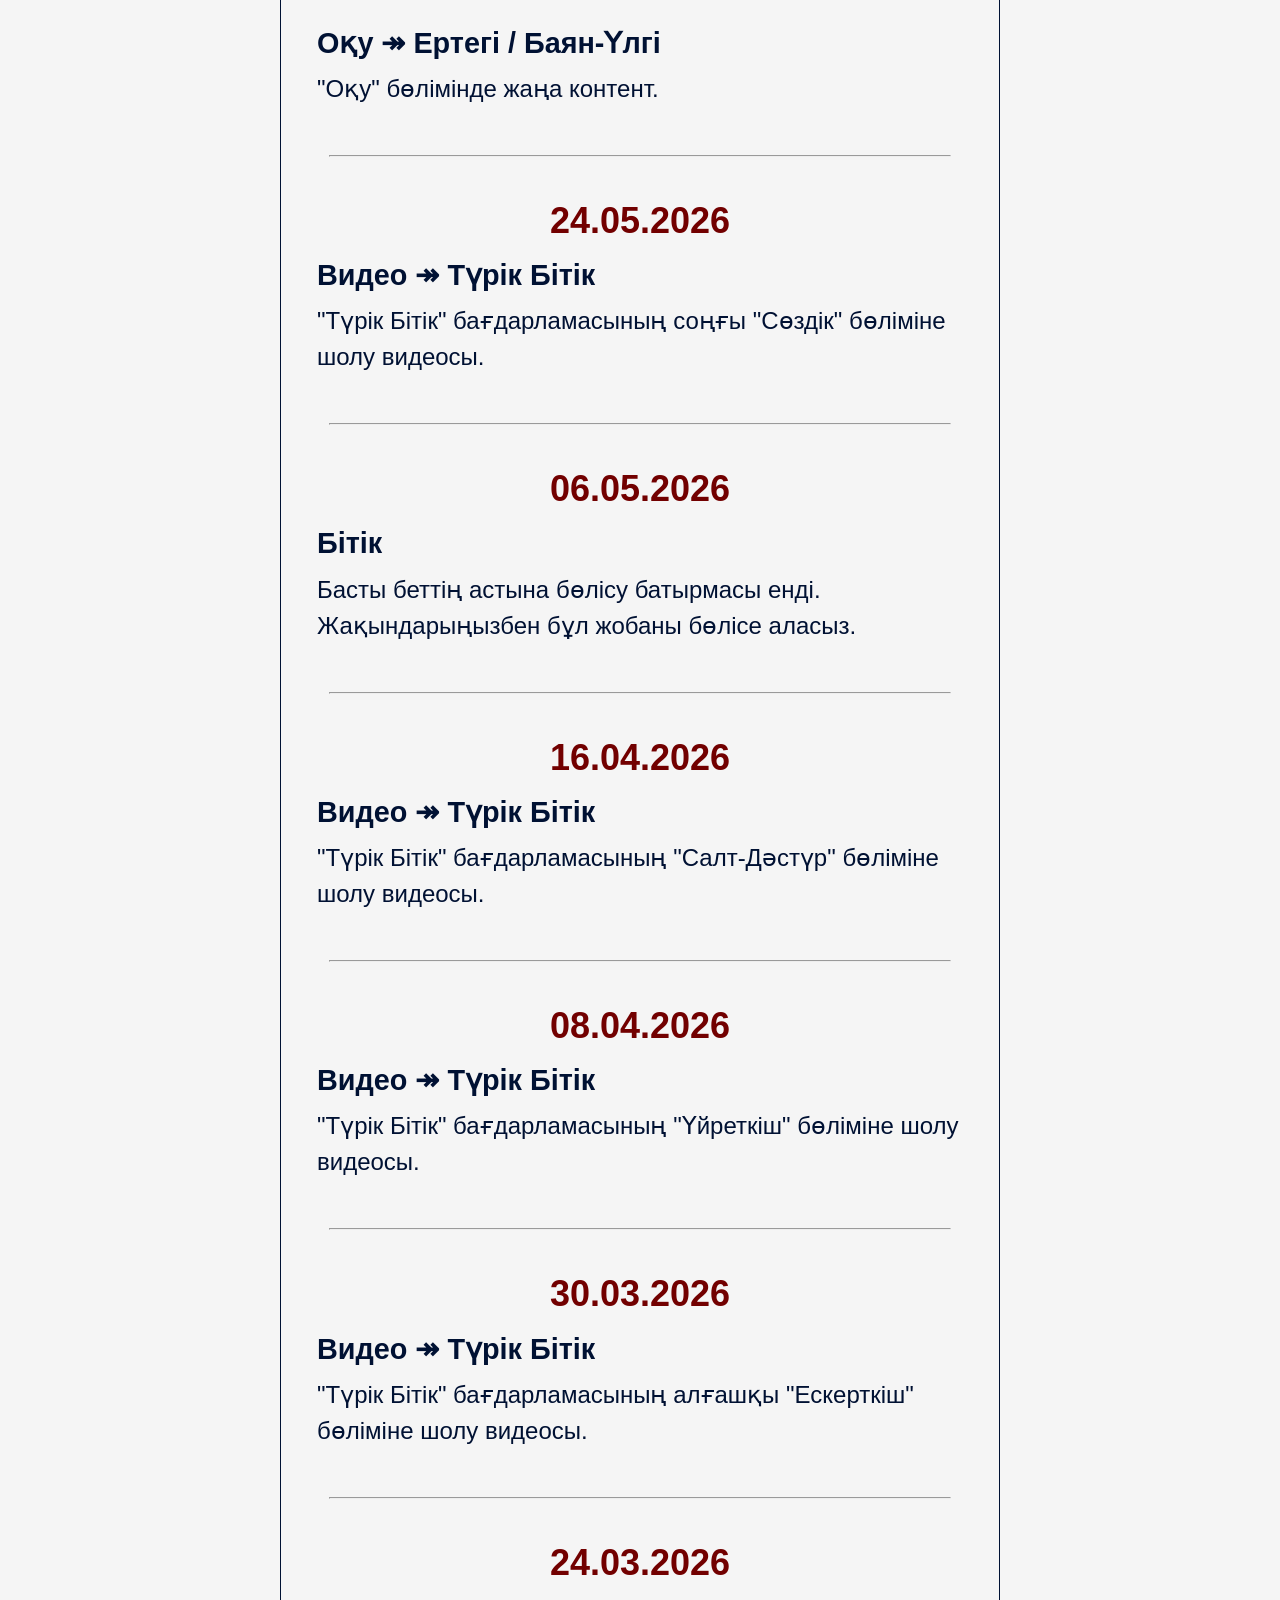
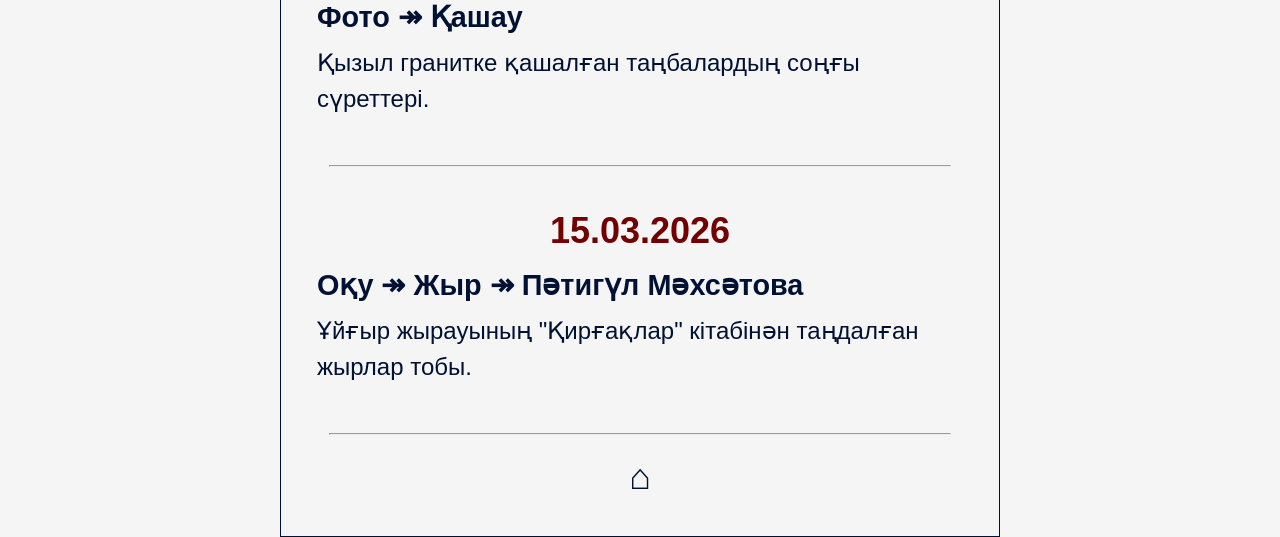
<file: HTML/news.html>
<!DOCTYPE html>
<html lang="en">

<head>
    <meta charset="utf-8"> 
    <meta   name="viewport" 
            content="width=device-width initial-scale=1"> 
    <link rel="stylesheet" href="../CSS/styles.css"> 
    <link rel="manifest" href="../manifest.webmanifest">
    <link rel="icon" type="image/png" sizes="192x192" href="../Assets/Icons/android-chrome-192x192.png">
    <link rel="icon" type="image/png" sizes="512x512" href="../Assets/Icons/android-chrome-512x512.png">
    <link rel="apple-touch-icon" sizes="180x180" href="../Assets/Icons/apple-touch-icon.png">
    <link rel="icon" type="image/png" sizes="32x32" href="../Assets/Icons/favicon-32x32.png">
    <link rel="icon" type="image/png" sizes="16x16" href="../Assets/Icons/favicon-16x16.png">
    <link rel="shortcut icon" href="../Assets/Icons/favicon.ico">
    <title>News</title>
</head>

<body> 

<header>
    <h1>Хабар</h1>       
</header>
<main>

<hr>    
<section>
    <h2>15.11.2026</h2>
    <h4>Фото &Rarr; Қашау</h4>
    <p> "Фото" бөлімінде жаңа фотосүреттер. </p>  
</section> 

<hr>    
<section>
    <h2>31.10.2026</h2>
    <h4>Оқу &Rarr; Ханша</h4>
    <p> "Оқу" бөлімінде жаңа тарау. </p>  
</section> 

<hr>    
<section>
    <h2>09.10.2026</h2>
    <h4>Оқу &Rarr; Түрлі</h4>
    <p> "Түрлі" тарауындағы беттер жаңарды. </p>  
</section> 

<hr>    
<section>
    <h2>30.09.2026</h2>
    <h4>Оқу &Rarr; Түрлі</h4>
    <p> "Оқу" бөлімінде жаңа контент. </p>  
</section> 

<hr>    
<section>
    <h2>29.08.2026</h2>
    <h4>Оқу &Rarr; Түрлі</h4>
    <p> "Оқу" бөлімінде жаңа (ағылшын) контент. </p>  
</section> 

<hr>    
<section>
    <h2>22.07.2026</h2>
    <h4>Оқу &Rarr; Ертегі</h4>
    <p> "Оқу" бөлімінде жаңа контент.</p>  
</section>    
    
<hr>    
<section>
    <h2>28.06.2026</h2>
    <h4>Оқу &Rarr; Ертегі / Баян-Үлгі</h4>
    <p> "Оқу" бөлімінде жаңа контент.</p>  
</section>    
    
<hr>    
<section>
    <h2>24.05.2026</h2>
    <h4>Видео &Rarr; Түрік Бітік</h4>
    <p>"Түрік Бітік" бағдарламасының соңғы "Сөздік" бөліміне шолу видеосы.</p>  
</section>     
<hr>    
<section>
    <h2>06.05.2026</h2>
    <h4>Бітік</h4>
    <p>Басты беттің астына бөлісу батырмасы енді. <br>    
        Жақындарыңызбен бұл жобаны бөлісе аласыз.</p>  
</section>    
<hr>    
<section>
    <h2>16.04.2026</h2>
    <h4>Видео &Rarr; Түрік Бітік  </h4>
    <p>"Түрік Бітік" бағдарламасының "Салт-Дәстүр" бөліміне шолу видеосы.</p>  
</section>
<hr>    
<section>
    <h2>08.04.2026</h2>
    <h4>Видео &Rarr; Түрік Бітік  </h4>
    <p>"Түрік Бітік" бағдарламасының "Үйреткіш" бөліміне шолу видеосы.</p>  
</section>
<hr>
<section>
    <h2>30.03.2026</h2>
    <h4>Видео &Rarr; Түрік Бітік  </h4>
    <p>"Түрік Бітік" бағдарламасының алғашқы "Ескерткіш" бөліміне шолу видеосы.</p>  
</section>
<hr>
<section>
    <h2>24.03.2026</h2>
    <h4>Фото &Rarr; Қашау </h4>
    <p>Қызыл гранитке қашалған таңбалардың соңғы сүреттері.</p>    
</section>
<hr>
<section>
    <h2>15.03.2026</h2>
    <h4>Оқу &Rarr; Жыр &Rarr; Пәтигүл Мәхсәтова</h4> 
    <p>Ұйғыр жырауының "Қирғақлар" кітабінән таңдалған жырлар тобы.</p>  
</section>


<hr>
</main>

<footer>
    <a href="../index.html">&#8962;</a>        
</footer>

</body>

<!-- <table>
    <tr>
        <td></td>
        <td></td>
    </tr>
    <tr>
        <td></td>
        <td></td>
    </tr>
    <tr>
        <td></td>
        <td></td>
    </tr>
    <tr>
        <td></td>
        <td></td>
    </tr>
    <tr>
        <td></td>
        <td></td>
    </tr>
</table> -->
</html>
</file>
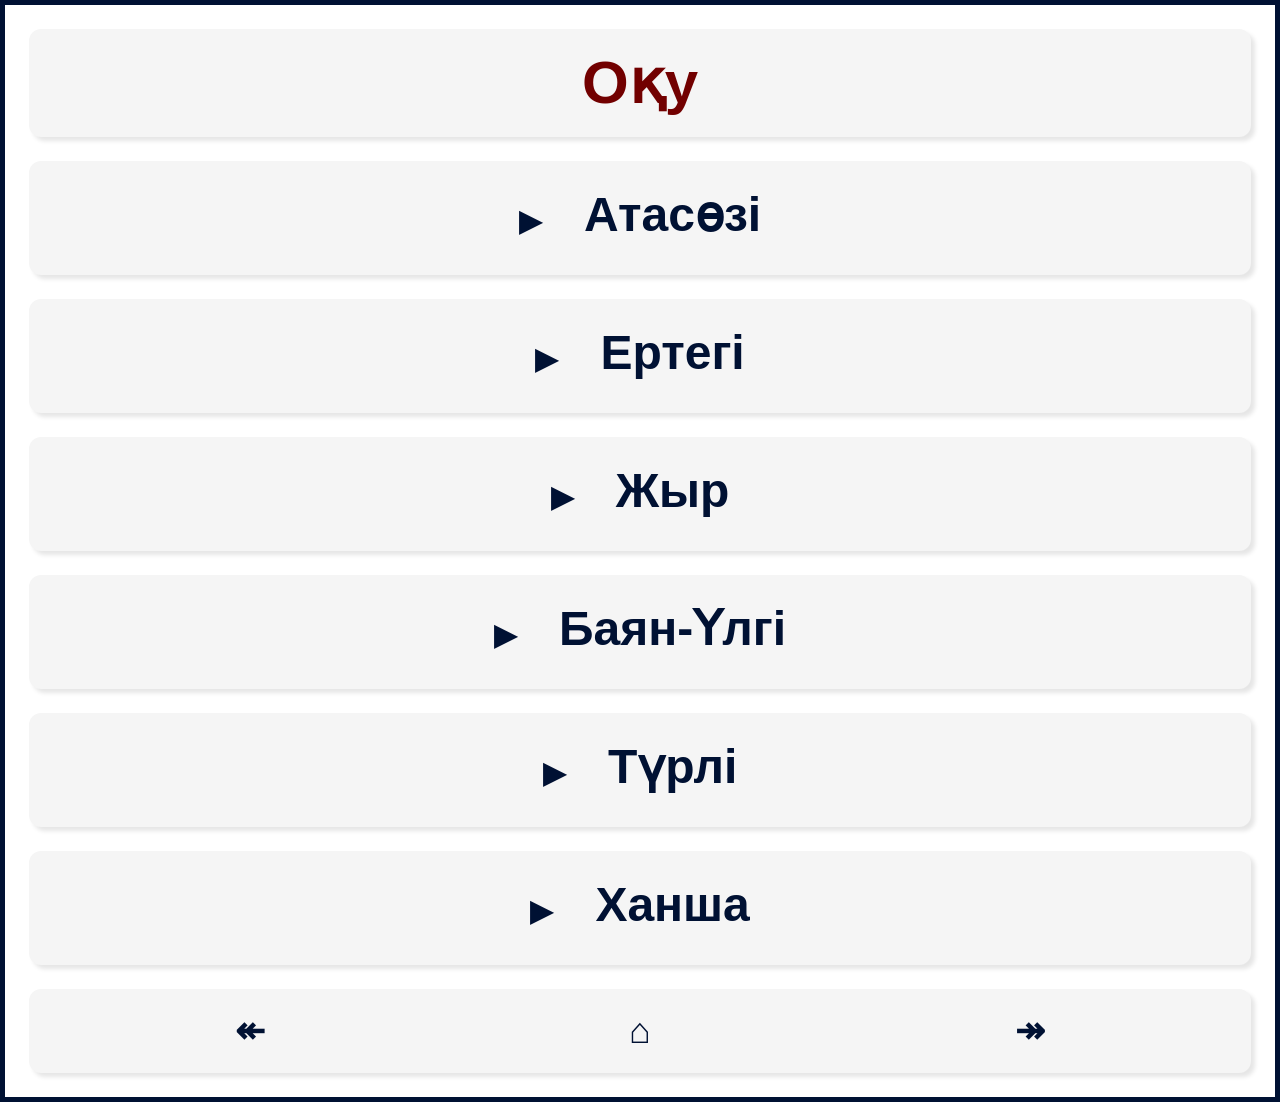
<file: HTML/read.html>
<!DOCTYPE html> 
<html lang="en"> 
  
<head>
    <meta charset="utf-8"> 
    <meta   name="viewport" 
            content="width=device-width initial-scale=1.0"> 
    <link rel="stylesheet" href="../CSS/read.css"> 
    <link rel="manifest" href="../manifest.webmanifest">
    <link rel="icon" type="image/png" sizes="192x192" href="../Assets/Icons/android-chrome-192x192.png">
    <link rel="icon" type="image/png" sizes="512x512" href="../Assets/Icons/android-chrome-512x512.png">
    <link rel="apple-touch-icon" sizes="180x180" href="../Assets/Icons/apple-touch-icon.png">
    <link rel="icon" type="image/png" sizes="32x32" href="../Assets/Icons/favicon-32x32.png">
    <link rel="icon" type="image/png" sizes="16x16" href="../Assets/Icons/favicon-16x16.png">
    <link rel="shortcut icon" href="../Assets/Icons/favicon.ico">
    <title>Read</title>
</head>
  
<body>

<header> 
    <h1>Оқу</h1> 
</header> 


<main>

    <details>
    <summary>Атасөзі</summary>
    <ul>
        <li><a href="../PDF/Atasozi/yenbek.pdf">Еңбек</a></li>
        <li><a href="../PDF/Atasozi/ayel_qatin.pdf">Әйел, қатын</a></li>
        <li><a href="../PDF/Atasozi/adam_kisi.pdf">Адам, кісі</a></li>
        <li><a href="../PDF/Atasozi/bilim.pdf">Білім</a></li>
        <li><a href="../PDF/Atasozi/til.pdf">Тіл</a></li>
        <li><a href="../PDF/Atasozi/oner.pdf">Өнер</a></li>
        <li><a href="../PDF/Atasozi/dos_joldas.pdf">Дос, жолдас</a></li>
        <li><a href="../PDF/Atasozi/as_tamaq.pdf">Ас, тамақ</a></li>
        <li><a href="../PDF/Atasozi/yer.pdf">Ер</a></li>
        <li><a href="../PDF/Atasozi/mal.pdf">Мал</a></li>
        <li><a href="../PDF/Atasozi/birlik.pdf">Бірлік</a></li>
        <li><a href="../PDF/Atasozi/sauda.pdf">Сауда</a></li>
    </ul>
    </details>

    <details>
    <summary>Ертегі</summary>
    <ul>
        <li><a href="../PDF/Yertegi/kishkentay_tauiq.pdf">Кішкентай Тауық</a></li>
        <li><a href="../PDF/Yertegi/sauisqan_jane_sut.pdf">Сауысқан және Сүт</a></li>
        <li><a href="../PDF/Yertegi/bala_jane_qasqir.pdf">Бала және Қасқыр</a></li>
        <li><a href="../PDF/Yertegi/ip_pen_suyek.pdf">Ит және Сүйек</a></li>
        <li><a href="../PDF/Yertegi/qiz_jane_sut.pdf">Қыз және Шелек</a></li>
        <li><a href="../PDF/Yertegi/adal_otinshi.pdf">Адал Отыншы</a></li>
        <li><a href="../PDF/Yertegi/muyizder.pdf">Мүйіздер</a></li>
        <li><a href="../PDF/Yertegi/eki_tishqan.pdf">Екі Тышқан</a></li>
        <li><a href="../PDF/Yertegi/ormandagi_janaliq.pdf">Ормандағы Хабар</a></li>
        <li><a href="../PDF/Yertegi/patshanin_ashui.pdf">Патшаның Ашуы</a></li>
        <li><a href="../PDF/Yertegi/tulki_men_qarga.pdf">Түлкі мен Қарға</a></li>
    </ul>
    </details>

    <details>
        <summary>Жыр</summary>
        <ul>
            <li><a href="../PDF/Jir/serik_abil.pdf">Серік Әбіл</a></li>
            <li><a href="../PDF/Jir/serik_seytman.pdf">Серік Сейітман</a></li>
            <li><a href="../PDF/Jir/patigul_mahsatova.pdf">Пәтигүл Мәхсәтова</a></li>
        </ul>
    </details>   

    <details>
        <summary>Баян-Үлгі</summary>
        <ul>
            <li><a href="../PDF/Mongolia/kirispe.pdf">Кіріспе</a></li>
            <li><a href="../PDF/Mongolia/bayan_ulgi.pdf">Баян-Үлгі</a></li>
            <li><a href="../PDF/Mongolia/mongolia_qazagi.pdf">Моңғолия</a></li>
            <li><a href="../PDF/Mongolia/qazaq.pdf">Қазақтар</a></li> 
            <li><a href="../PDF/Mongolia/qazaq_kiyimi.pdf">Кийім</a></li>
            <li><a href="../PDF/Mongolia/qazaq_tagami.pdf">Тағам</a></li>  
            <li><a href="../PDF/Mongolia/uy.pdf">Үй</a></li>                
        </ul>
    </details> 
  
    <details>
        <summary>Түрлі</summary>
        <ul>
            <li><a href="../PDF/Turli/similarities_of_jp_kz_v2.pdf">Similarities of Japanese and Kazakh Languages</a></li>
            <li><a href="../PDF/Turli/jazular_jayli_v2.pdf">Жазулар жайлы</a></li>                 
        </ul>
    </details>   

    <details>
         <summary>Ханша</summary>
        <ul>
            <li><a href="../PDF/hansha.pdf">Кіріспе</a></li>
            <li><a href="radicals.html">Бөлшек</a></li>
            <li><a href="dictionary_1.html">Сөздік</a></li>                   
        </ul>
    </details>  
</main> 
  
<footer>
    <a href="explanation.html">&Larr;</a>
    <a href="../index.html">&#8962;</a>        
    <a href="write.html">&Rarr;</a>    
</footer> 

</body> 
  
</html>

<!--
<a href=".html"></a>

My website has symbol tiles 

<section id="">
    <a href=""><h1>§ </h1></a>
    <details>
        <summary>Details</summary>
        <ul>
            <li><a href=""></a></li>
            <li><a href="#"></a></li>
            <li><a href="#"></a></li>
            <li><a href="#"></a></li>
            <li><a href="#"></a></li>
            <li><a href="#"></a></li>
        </ul>
    </details>
</section>
-->
<!-- -->
</file>
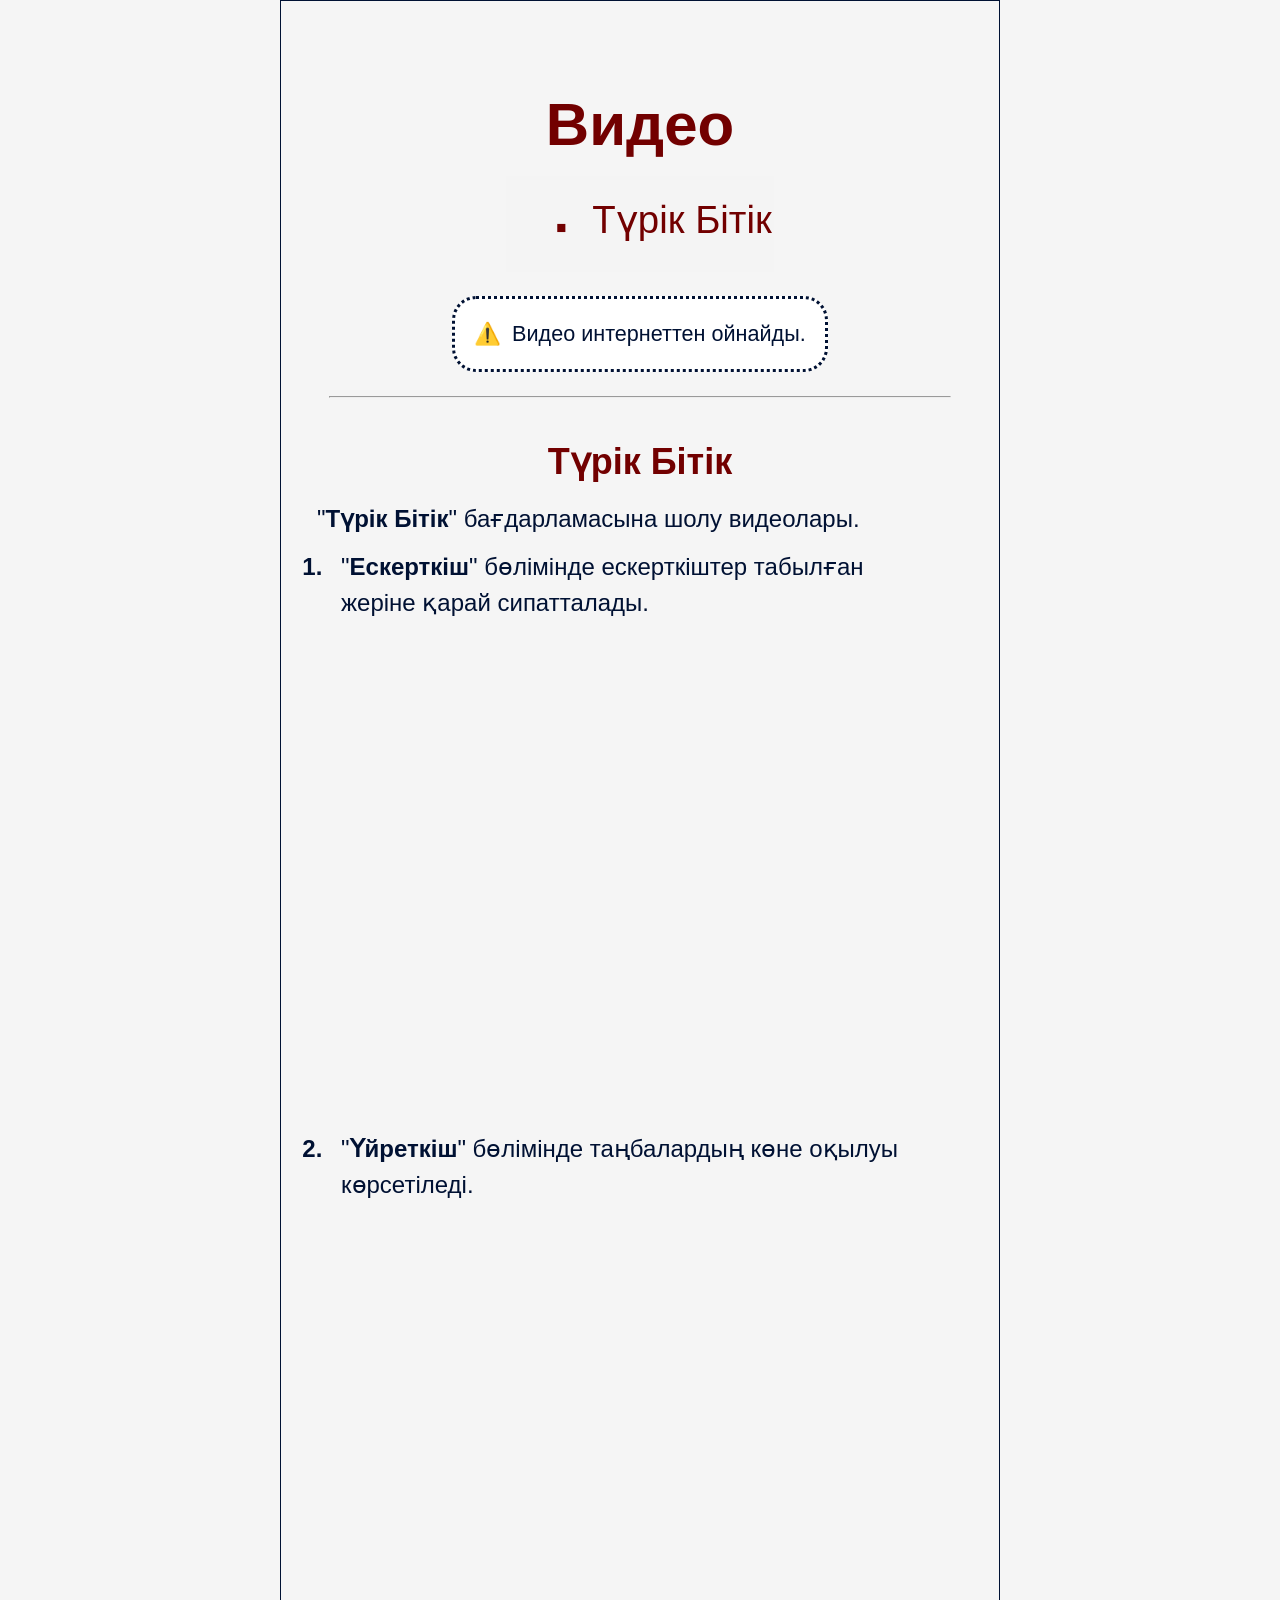
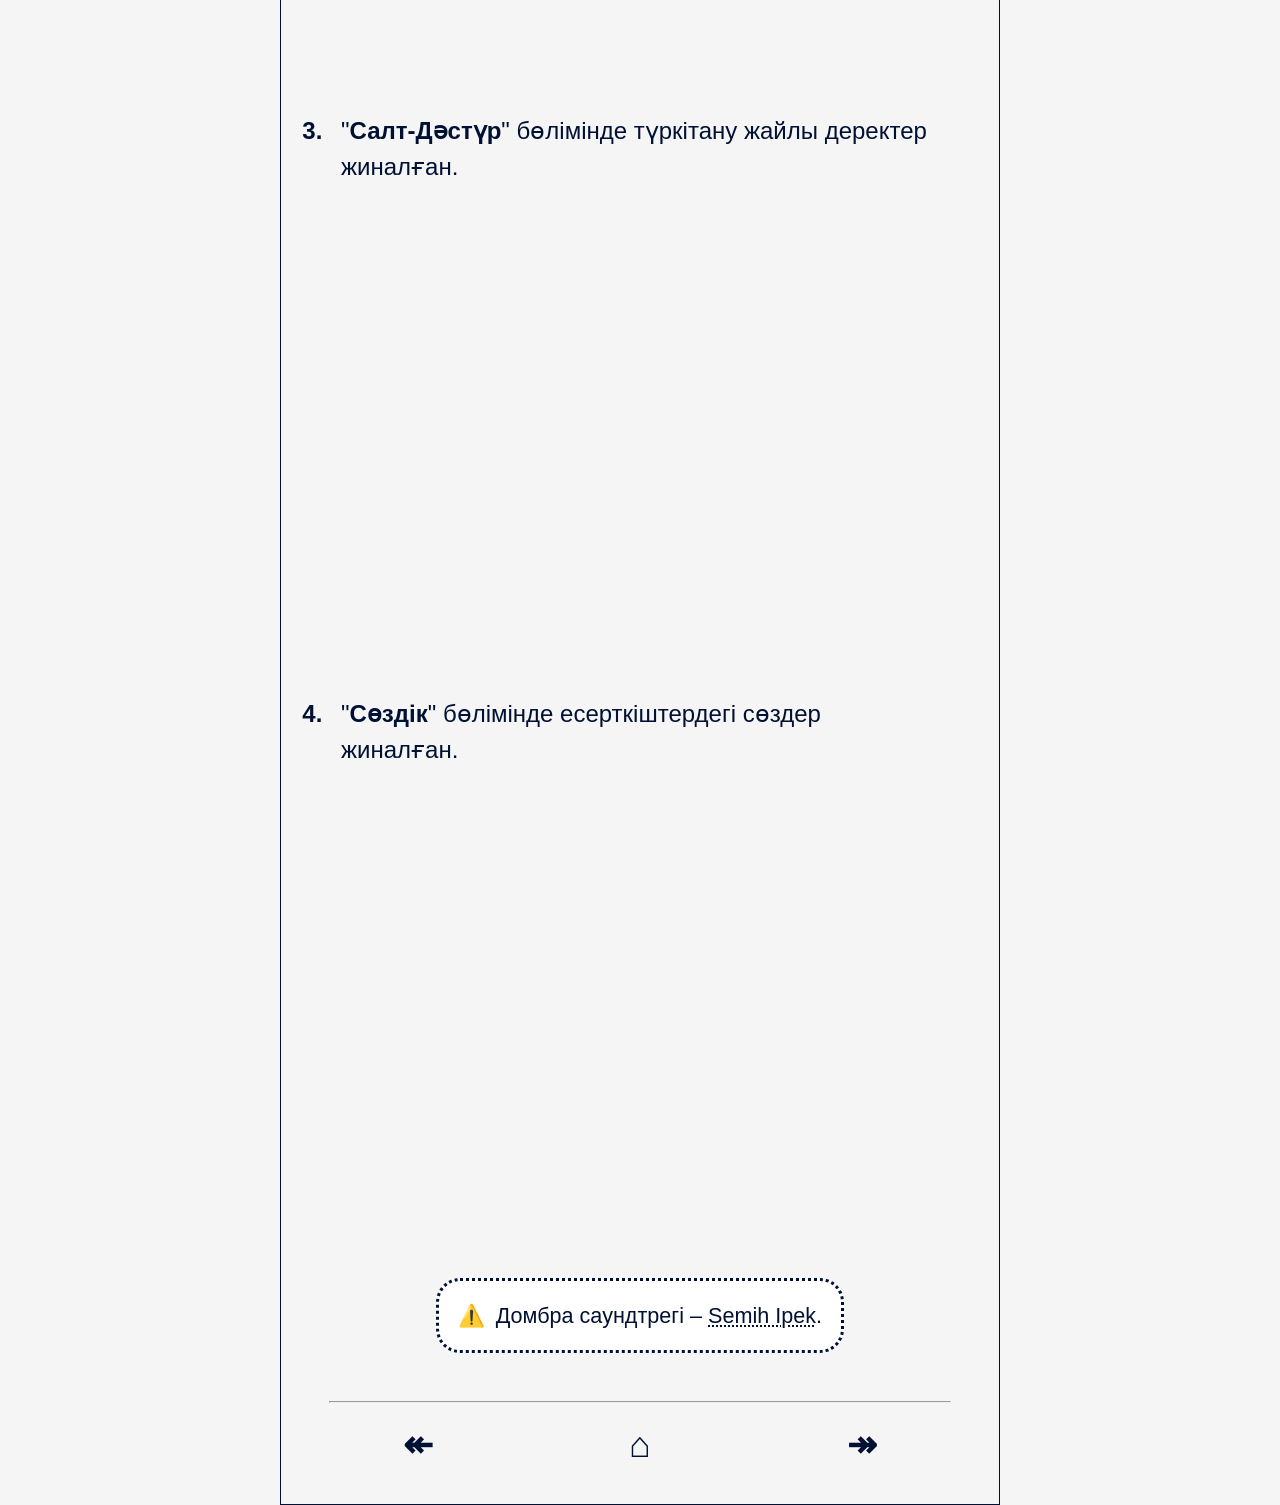
<file: HTML/video.html>
<!DOCTYPE html>
<html lang="en">

<head>
    <meta charset="utf-8"> 
    <meta   name="viewport" 
            content="width=device-width initial-scale=1"> 
    <link rel="stylesheet" href="../CSS/styles.css"> 
    <link rel="manifest" href="../manifest.webmanifest">
    <link rel="icon" type="image/png" sizes="192x192" href="../Assets/Icons/android-chrome-192x192.png">
    <link rel="icon" type="image/png" sizes="512x512" href="../Assets/Icons/android-chrome-512x512.png">
    <link rel="apple-touch-icon" sizes="180x180" href="../Assets/Icons/apple-touch-icon.png">
    <link rel="icon" type="image/png" sizes="32x32" href="../Assets/Icons/favicon-32x32.png">
    <link rel="icon" type="image/png" sizes="16x16" href="../Assets/Icons/favicon-16x16.png">
    <link rel="shortcut icon" href="../Assets/Icons/favicon.ico">
    <title>Video</title>
</head>

<body>

<header>
    <table id="contents">
        <caption><h1>Видео</h1></caption>
        <tr>
            <td>&#9632;</td> 
            <td><a href="#s1">Түрік Бітік</a></td>
        </tr>
        <!-- <tr>
            <td>&#9632;</td>
            <td><a href="#s2">Түрлі</a></td>
        </tr>                           -->
    </table> 
    <aside>⚠️&ensp;Видео интернеттен ойнайды.</aside>
</header>

<main>

<hr id="s1">    
<section>
    <h2>Түрік Бітік</h2>
    <p>"<b>Түрік Бітік</b>" бағдарламасына шолу видеолары.</p>

<ol id="vl">   
    <li>
        <p> "<b>Ескерткіш</b>" бөлімінде ескерткіштер табылған жеріне қарай сипатталады.  </p>
        <div style="padding:75% 0 0 0;position:relative;">
            <iframe src="https://player.vimeo.com/video/1180471495?badge=0&amp;autopause=0&amp;player_id=0&amp;app_id=58479" 
            frameborder="0" allow="autoplay; fullscreen; picture-in-picture; clipboard-write; encrypted-media; web-share" 
            referrerpolicy="strict-origin-when-cross-origin" 
            style="position:absolute;top:0;left:0;width:100%;height:100%;" 
            title="Yeskertkish">
            </iframe>
        </div>
        <script src="https://player.vimeo.com/api/player.js"></script>
    </li>
    <li>
        <p>"<b>Үйреткіш</b>" бөлімінде таңбалардың көне оқылуы көрсетіледі.</p>
        <div style="padding:75.1% 0 0 0;position:relative;">
            <iframe src="https://player.vimeo.com/video/1181548919?badge=0&amp;autopause=0&amp;player_id=0&amp;app_id=58479" 
            frameborder="0" allow="autoplay; fullscreen; picture-in-picture; clipboard-write; encrypted-media; web-share" 
            referrerpolicy="strict-origin-when-cross-origin" 
            style="position:absolute;top:0;left:0;width:100%;height:100%;" 
            title="Uyretkish">
            </iframe>
        </div>
        <script src="https://player.vimeo.com/api/player.js"></script>
    </li> 
    <li>
        <p>"<b>Салт-Дәстүр</b>" бөлімінде түркітану жайлы деректер жиналған.</p>
        <div style="padding:75.16% 0 0 0;position:relative;">
            <iframe src="https://player.vimeo.com/video/1183831213?badge=0&amp;autopause=0&amp;player_id=0&amp;app_id=58479" 
            frameborder="0" allow="autoplay; fullscreen; picture-in-picture; clipboard-write; encrypted-media; web-share" 
            referrerpolicy="strict-origin-when-cross-origin" 
            style="position:absolute;top:0;left:0;width:100%;height:100%;" 
            title="Salt-Dastur">
            </iframe>
        </div>
        <script src="https://player.vimeo.com/api/player.js"></script>
    </li>
    <li>
        <p>"<b>Сөздік</b>" бөлімінде есерткіштердегі сөздер жиналған.</p>
        <div style="padding:75.1% 0 0 0;position:relative;">
            <iframe src="https://player.vimeo.com/video/1195114378?badge=0&amp;autopause=0&amp;player_id=0&amp;app_id=58479" 
            frameborder="0" allow="autoplay; fullscreen; picture-in-picture; clipboard-write; encrypted-media; web-share" 
            referrerpolicy="strict-origin-when-cross-origin" 
            style="position:absolute;top:0;left:0;width:100%;height:100%;" 
            title="Sozdik">
            </iframe>
        </div>
    <script src="https://player.vimeo.com/api/player.js"></script>
    </li>
</ol> 
<aside>⚠️&ensp;Домбра саундтрегі &ndash; <a href="https://youtube.com/@semihipek?si=2MmwN2SR7_ZrqaSf">Semih Ipek</a>. </aside>
</section>

<!-- <hr id="s2">
<section>
    <h2>Түрлі</h2>
     
</section> -->

<hr>
</main>

<footer>
    <a href="photo.html">&Larr;</a>
    <a href="../index.html">&#8962;</a>        
    <a href="contribution.html">&Rarr;</a> 
</footer>

</body>

<!-- <table>
    <tr>
        <td></td>
        <td></td>
    </tr>
    <tr>
        <td></td>
        <td></td>
    </tr>
    <tr>
        <td></td>
        <td></td>
    </tr>
    <tr>
        <td></td>
        <td></td>
    </tr>
    <tr>
        <td></td>
        <td></td>
    </tr>
</table> -->
</html>
</file>
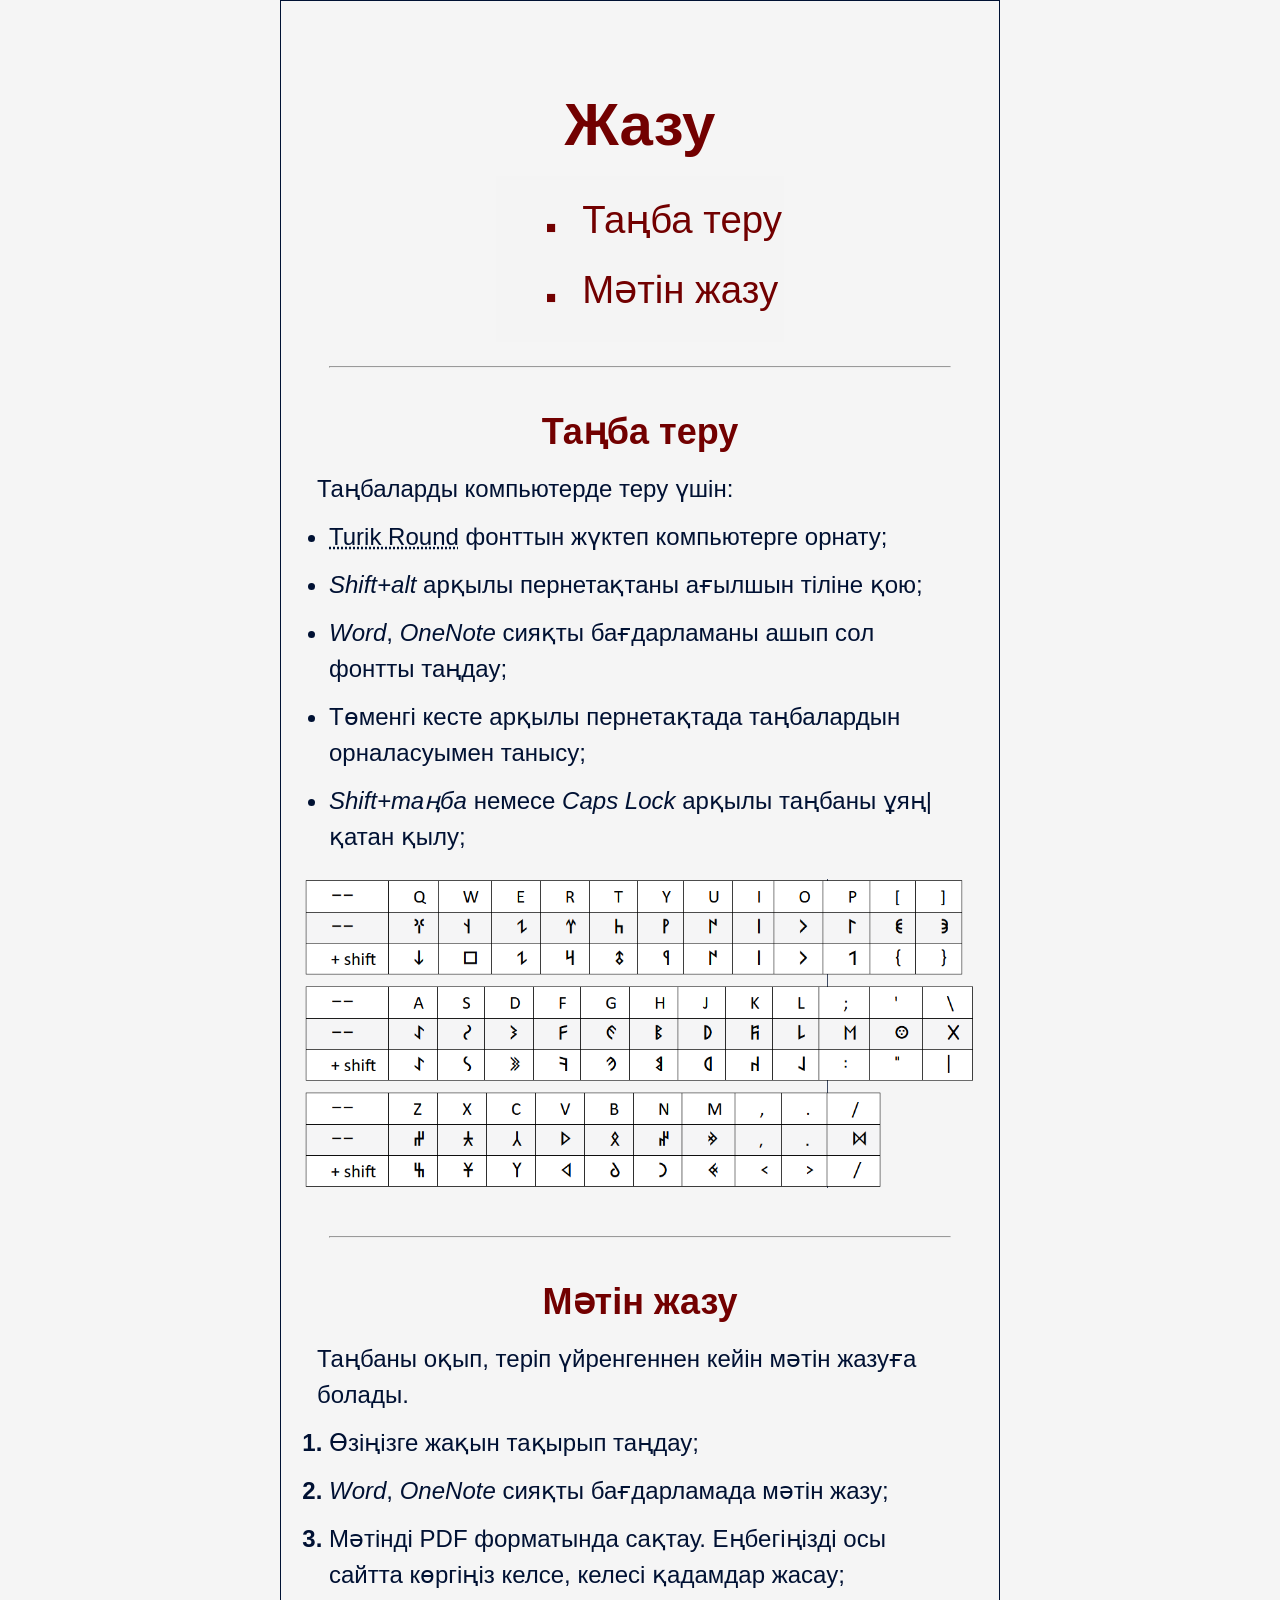
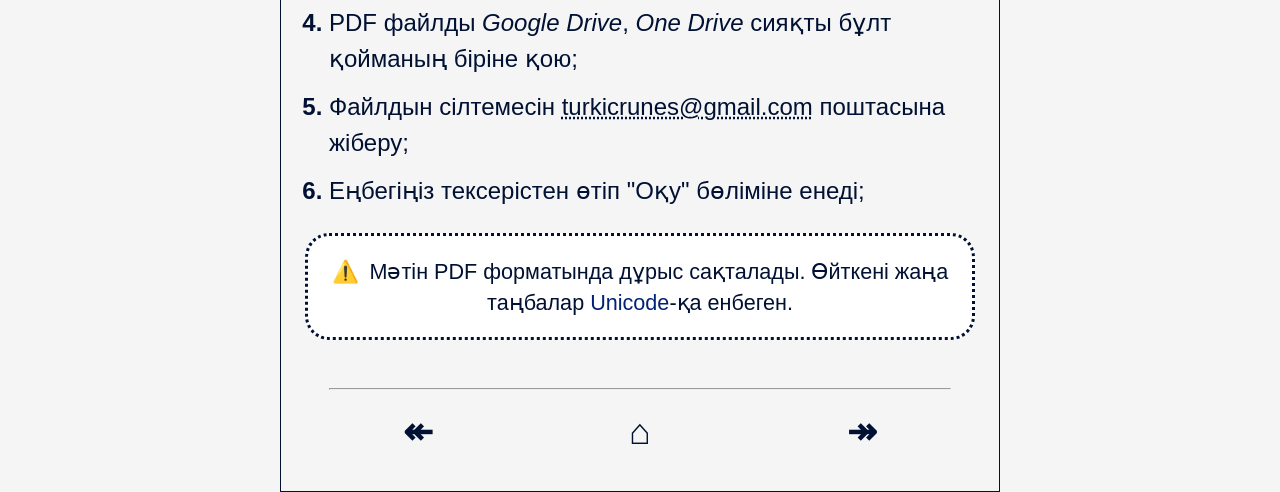
<file: HTML/write.html>
<!DOCTYPE html>
<html lang="en">
 
<head>
    <meta charset="utf-8"> 
    <meta   name="viewport" 
            content="width=device-width initial-scale=1"> 
    <link rel="stylesheet" href="../CSS/styles.css"> 
    <link rel="manifest" href="../manifest.webmanifest">
    <link rel="icon" type="image/png" sizes="192x192" href="../Assets/Icons/android-chrome-192x192.png">
    <link rel="icon" type="image/png" sizes="512x512" href="../Assets/Icons/android-chrome-512x512.png">
    <link rel="apple-touch-icon" sizes="180x180" href="../Assets/Icons/apple-touch-icon.png">
    <link rel="icon" type="image/png" sizes="32x32" href="../Assets/Icons/favicon-32x32.png">
    <link rel="icon" type="image/png" sizes="16x16" href="../Assets/Icons/favicon-16x16.png">
    <link rel="shortcut icon" href="../Assets/Icons/favicon.ico">
    <title>Learn</title>
</head>

<body>

<header id="top">
    <table id="contents" >
        <caption><h1>Жазу</h1></caption>
        <tr>
            <td>&#9632;</td> 
            <td><a href="#s1">Таңба теру</a></td>
        </tr>
        <tr>
            <td>&#9632;</td>
            <td><a href="#s2">Мәтін жазу</a></td>
        </tr>                
    </table>     
</header>

<main>

<hr id="s1">
<section>

<h2>Таңба теру</h2>
<p>Таңбаларды компьютерде теру үшін:</p>
<ul>
    <li><a href="../Assets/Turik_Round_Bold.ttf">Turik Round</a> фонттын  жүктеп компьютерге орнату;</li>
    <li><i>Shift+alt</i> арқылы пернетақтаны ағылшын тіліне қою;</li>
    <li><i>Word</i>, <i>OneNote</i> сияқты бағдарламаны ашып сол фонтты таңдау;</li>
    <li>Төменгі кесте арқылы пернетақтада таңбалардын орналасуымен танысу;</li>
    <li><i>Shift+таңба</i> немесе <i>Caps Lock</i> арқылы таңбаны ұяң|қатан қылу; </li>
</ul>
<img class="no_shadow" src="../Assets/Images/Uyrenu/layout.png" alt="Runic keyboard layout.">

<!-- <aside><sup>*</sup> <a href="">Фонтты компьютерге орнату видеосы</a> </aside> -->


</section>

<hr id="s2">
<section>

    <h2>Мәтін жазу</h2>
    <p>
        Таңбаны оқып, теріп үйренгеннен кейін мәтін жазуға болады.
    </p>
<ol>
    <li>Өзіңізге жақын тақырып таңдау;</li>
    <li><i>Word</i>, <i>OneNote</i> сияқты бағдарламада мәтін жазу;</li>
    <li>Мәтінді PDF форматында сақтау. 
         Еңбегіңізді осы сайтта көргіңіз келсе, келесі қадамдар жасау; </li>
    <li>PDF файлды <i>Google Drive</i>, <i>One Drive</i> сияқты бұлт қойманың біріне қою;</li>
    <li>Файлдын сілтемесін <a href="mailto:turkicrunes@gmail.com">turkicrunes@gmail.com</a> поштасына жіберу;</li>
    <li>Еңбегіңіз тексерістен өтіп "Оқу" бөліміне енеді;</li>
</ol>


<aside>
   ⚠️&ensp;Мәтін PDF форматында дұрыс сақталады. 
    Өйткені жаңа таңбалар <em>Unicode</em>-қа енбеген.
</section>

<hr>
</main>

<footer>
    <a href="read.html">&Larr;</a>
    <a href="../index.html">&#8962;</a>        
    <a href="photo.html">&Rarr;</a>    
</footer>    


</body>

</html>



<!--  


<taile>
    <tr>
        <td></td>
        <td></td>
    </tr>
    <tr>
        <td></td>
        <td></td>
    </tr>
    <tr>
        <td></td>
        <td></td>
    </tr>
    <tr>
        <td></td>
        <td></td>
    </tr>
    <tr>
        <td></td>
        <td></td>
    </tr>
</taile>








-->
</file>
<file: CSS/index.css>
/* BROWSER STYLES RESET */

@charset "UTF-8";

html, body, div, span, applet, object, iframe,
h1, h2, h3, h4, h5, h6, p, blockquote, pre,
a, abbr, acronym, address, big, cite, code,
del, dfn, em, img, ins, kbd, q, s, samp,
small, strike, strong, sub, sup, tt, var,
b, u, i, center,
dl, dt, dd, ol, ul, li,
fieldset, form, label, legend,
table, caption, tbody, tfoot, thead, tr, th, td,
article, aside, canvas, details, embed, 
figure, figcaption, footer, header, hgroup, 
menu, nav, output, ruby, section, summary,
time, mark, audio, video {
	margin: 0;
	padding: 0;
	border: 0;
	font-size: 100%;
	font: inherit;
	vertical-align: baseline;
}
/* HTML5 display-role reset for older browsers */
article, aside, details, figcaption, figure, 
footer, header, hgroup, menu, nav, section {
	display: block;
}

/*developer style.css */
*, *:before, *:after {box-sizing: inherit;}  


/* General */

html {
    font-size: 1rem;
    box-sizing: border-box; 
    font-family: 'Calibri', sans-serif;
    height: 100%;
}
body {
    display: flex; 
    flex-flow: column nowrap;
    justify-content: space-around;
    gap: 1rem;  
    min-height: 100vh;;
    width: 100%;
    padding: 1rem;
    margin: 0;
    line-height: 1.5rem;
    color: #013;
    background-color: #fff;
    border: solid thick;
    overflow: auto;  
}
header {
    display: flex;
    justify-content: center;
    align-items: center;
    padding: 1.3rem;
    line-height: 1.7rem;
    border-radius: 0.5rem;
    box-shadow: 4px 4px 4px rgba(0, 0, 0, 0.1);
    background-color: #013;
}
main {
    display: flex; 
    flex-flow: column nowrap;
    justify-content: space-around; 
    gap: 1rem; 
    width: 100%;
}
main, header, footer {
    flex: 1 1 auto;
    min-height: 0;
    margin: 0;
}
main div {
    flex: 1 1 auto;
    background-color: #f5f5f5;
    box-shadow: 4px 4px 4px rgba(0, 0, 0, 0.1);
    padding: 1rem;
    border-radius: 0.5rem;
    text-align: center;
    transition: transform 0.3s ease-in-out;  
}
main div:hover {transform: scale(1.04);}
main div:active {transform: scale(0.95);}

a {
    display: block;
    width: 100%;
    height: 100%;
    text-decoration: none;
    color: #013;
    font-size: 2rem;
    font-weight: bold;
    margin: auto;
    -webkit-tap-highlight-color: transparent; 
    outline: none;
}
a:hover, a:active {
  color: #720000; 
  text-decoration: none; 
}
h1 {font-size: 2.5rem;
    color: #fff;}

footer {
    display: flex;
    flex-flow: column nowrap;
    justify-content: space-evenly; 
    gap: 1rem; 
    align-items: center;
    padding: 1rem;
    line-height: 1.7rem;
    border-radius: 0.5rem;
    box-shadow: 4px 4px 4px rgba(0, 0, 0, 0.1);
    background-color: #013;
    color: #fff;
} 
nav {
    display: flex;
    width: 100%;
    flex-flow: row nowrap;
    justify-content: space-evenly;
}
nav div {
    width: fit-content;
    display: block;
}

dialog {
    font-size: 1rem;
    border: solid #013 thin;
    border-radius: 0.5rem;
    color: #013;
    opacity: 0;
    transform: scale(0.95);
    transition: opacity 0.5s ease, transform 0.5s ease; 
}
dialog[open].visible {
    opacity: 1;
    transform: scale(1);
}
dialog.closing {
    opacity: 0;
    transform: scale(0.95);
}
dialog::backdrop {
    background: rgba(0, 0, 0, 0);
    transition: background 0.5s ease;
}
dialog[open].visible::backdrop {
    background: rgba(0, 0, 0, 0.3);
}

b {font-weight: bold;}
ul {
    list-style-type: none;
    margin-bottom: 1.3rem;
}
li {margin: 0.5rem auto;}

form {
    display: flex;
    width: 100%;
    justify-content: center;
}
button {
    display: block;
    font-size: 1rem;
    padding: 0.5rem;
    color: #fff;
    background-color: #013;
    border-width: 0.3rem;
 }  

/* Links */




 

/* Media Quiery */

@media screen and (min-width: 481px) and (max-width: 768px){
    html {font-size: 1.25rem; }   
}

@media screen and (min-width: 769px) {
    html {font-size: 1.5rem; }
}
</file>
<file: CSS/styles.css>
/* BROWSER STYLES RESET */

@charset "UTF-8";

html, body, div, span, applet, object, iframe,
h1, h2, h3, h4, h5, h6, p, blockquote, pre,
a, abbr, acronym, address, big, cite, code,
del, dfn, em, img, ins, kbd, q, s, samp,
small, strike, strong, sub, sup, tt, var,
b, u, i, center,
dl, dt, dd, ol, ul, li,
fieldset, form, label, legend,
table, caption, tbody, tfoot, thead, tr, th, td,
article, aside, canvas, details, embed, 
figure, figcaption, footer, header, hgroup, 
menu, nav, output, ruby, section, summary,
time, mark, audio, video {
	margin: 0;
	padding: 0;
	border: 0;
	font-size: 100%;
	font: inherit;
	vertical-align: baseline;
}
/* HTML5 display-role reset for older browsers */
article, aside, details, figcaption, figure, 
footer, header, hgroup, menu, nav, section {
	display: block;
}
blockquote, q {quotes: none;}
blockquote:before, blockquote:after,
q:before, q:after {content: '';
                    content: none;}




    /* DEV STYLES */

*, *:before, *:after {box-sizing: inherit;}

/* Elements */
   
html {
    font-family: "Calibri", sans-serif;
    font-size: 1rem;
    box-sizing: border-box;
    scroll-behavior: smooth;  
    height: 100%;
}
body {
    font-size: 1rem;
    font-family: inherit;
    margin: 0 auto; 
    padding: 1rem;
    line-height: 1.5rem;
    max-width: 720px;
    border: solid #013 thin;
    color: #013;   
    background-color: #f5f5f5eb;
    overflow-x: scroll;
}
section {margin: 2rem auto;} 

p {margin: 0.5rem;}

h3 + p {margin-top: 0.5rem;}  

hr { margin: 1rem;
    color: #013;}

b {font-weight: bold;}

em {font-style: normal;
    color: #027;}

i {font-style: italic;}

strong {font-weight: bold;
        font-style: italic;}

aside {
    width: fit-content;
    font-size: 0.9rem;
    margin: 1rem auto;
    padding: 0.8rem;
    border-radius: 1rem;
    line-height: 1.3rem;
    border: dotted #013;
    text-align: center; 
    background-color: #FFF;
    }
sup {
    font-size: 72%;
    line-height: 0;
    position: relative;
    vertical-align: baseline;
    top: -0.5em;
    color: #720000;
}
sub {bottom: -0.25rem;}

img {
    display: block;
    max-width: 100%;
    height: auto;
    margin: 1rem auto;
    margin-bottom: 1.7rem;
    box-shadow: 0 8px 8px rgba(0, 0, 0, 0.1);
}
video {
    display: block;
    max-width: 100%;
    height: auto;
    margin: 1rem auto;
    margin-bottom: 1.7rem;
    box-shadow: 0 8px 8px rgba(0, 0, 0, 0.1);
}
figure img {
    margin-top: 1.5rem;
    margin-bottom: 1rem;}
figcaption {
    text-align: center;
    font-size: 0.9rem;
    color: #027;
}

/*HEADERS*/

h1, h2  {color: #720000;
        font-weight: bold;
        text-align: center;
        line-height: 1.3rem;
        }
h1 {font-size: 2.5rem;
    margin: 1.5rem auto;
}
h2 {font-size: 1.5rem;
    margin: 1rem auto;
}
h3 {font-size: 1.2rem;
    margin: 0.5rem;
    line-height: 1.3rem;
    color: #013;
    font-weight: bold;   
    text-align: center;  
   } 
h4 {font-size: 1.2rem;
    line-height: 1.3rem;
    margin: 0.5rem;
    color: #013;
    font-weight: bold;
    text-align: left;      
   } 
aside h3 {
    font-size: 1rem;
    margin-top: 0;
    margin-bottom: 0.2rem;
}


/* LISTS */
::marker {
    font-weight: bold;
    color: inherit;
}
ul, ol {margin: 0.5rem 1rem;
    list-style-position: outside;
}
li+li {margin-top: 0.5rem;}
#vl li {margin-bottom: 1.3rem;}


.circled {list-style-type: circle;}
.hyphenated, .b_less {list-style-type: none;}
.hyphenated {list-style-position: inside;}
.hyphenated li:before {
    content: "\2013";
    position: absolute;
    margin-left: -20px;
  }

    /* CLASSES */
.wrapper {overflow-x: auto;}
.norm {font-style: normal;}
.undlnd {text-decoration: underline}
.ital {font-style: italic;}
.centered {text-align: center;}
.no_shadow {box-shadow: none;}

#copy {
    /* font-weight: bold; */
    color: #013;
    /* background-color: #FFF; */
    padding: 0.2rem;
    border: solid thin;
    box-shadow: 4px 4px 4px rgba(0, 0, 0, 0.1);
    border-radius: 0.2rem;
    vertical-align: text-top;
    transition: transform 0.2s ease-in-out; 
}
#copy:active {transform: scale(0.9);}

    
    /* NAVIGATION */

/* Contents Table */

#contents {
    color: #720000;
    margin: 2rem auto;
    padding: 0;
    background-color: #f5f5f5eb;
    margin-bottom: 1rem;
}
#contents td, #contents {
    border: none;
    text-align: left;
    padding: 0.5rem 0rem 0.5rem 1rem;
}
#contents tr td:first-child {
    font-size: 0.7rem;
}
#contents a {
    font-size: 1.6rem;
    color: #720000;
}
#contents a:link {
    text-decoration: none;}
#contents a:visited {
    text-decoration: none;}
#contents a:hover {
    text-decoration: underline;
    text-decoration-style: dotted;}  
#contents  a:active {
    text-decoration: underline;}

/* Text links */

a {
    text-decoration:underline;
    text-decoration-style: dotted;
    font-size: inherit;
    font-weight: normal;
    color: #013;
    -webkit-tap-highlight-color: transparent; 
    outline: none;
    }

a:hover {
    border-bottom-color: #013;
    text-decoration: none;
  }      
 a:active {
    text-decoration:underline;
    color: #013;
}

/* Footer links */

footer {
    display: flex;
    justify-content: space-around;
    padding-bottom: 0.7rem;
}
footer a {
    font-size: 1.5rem;
    text-decoration: none;
    font-weight: bold;
}
footer a:hover {
    text-decoration: none;
    color: #720000;
}
footer a:active {
    text-decoration: underline;
    text-decoration-style: dotted;
}
  
    
/* MARGINS */

/* Top Margins */
.t_one {margin-top: 1rem;}
.t_half {margin-top: 0.5rem;}
.t_third {margin-top: 0.3rem;}
.t_quart {margin-top: 0.25rem;}
.t_fifth {margin-top: 0.2rem;}

.tm_fifth {margin-top: -0.2rem;}
.tm_quart {margin-top: -0.25rem;}
.tm_third {margin-top: -0.3rem;}
.tm_half {margin-top: -0.5rem;}
.tm_one {margin-top: -1rem;}

/* Bottom Margins */
.b_one {margin-bottom: 1rem;}
.b_half {margin-bottom: 0.5rem;}
.b_third {margin-bottom: 0.3rem;}
.b_quart {margin-bottom: 0.25rem;}
.b_fifth {margin-bottom: 0.2rem;}

.bm_fifth {margin-bottom: -0.2rem;}
.bm_quart {margin-bottom: -0.25rem;}
.bm_third {margin-bottom: -0.3rem;}
.bm_half {margin-bottom: -0.5rem;}
.bm_one {margin-bottom: -1rem;}



@media screen and (min-width: 481px) and (max-width: 768px){
    html {font-size: 1.25rem; }   
}

@media screen and (min-width: 768px) {
    html {font-size: 1.5rem; }
}

/*



§

<ul class="hyphenated">
    <li></li>
    <li></li>
</ul>

<table>
    <tr>
        <td></td>
        <td></td>
    </tr>
    <tr>
        <td></td>
        <td></td>
    </tr>
    <tr>
        <td></td>
        <td></td>
    </tr>
    <tr>
        <td></td>
        <td></td>
    </tr>
    <tr>
        <td></td>
        <td></td>
    </tr>
</table>



*/
</file>
<file: CSS/read.css>
/* BROWSER STYLES RESET */

@charset "UTF-8";

html, body, div, span, applet, object, iframe,
h1, h2, h3, h4, h5, h6, p, blockquote, pre,
a, abbr, acronym, address, big, cite, code,
del, dfn, em, img, ins, kbd, q, s, samp,
small, strike, strong, sub, sup, tt, var,
b, u, i, center,
dl, dt, dd, ol, ul, li,
fieldset, form, label, legend,
table, caption, tbody, tfoot, thead, tr, th, td,
article, aside, canvas, details, embed, 
figure, figcaption, footer, header, hgroup, 
menu, nav, output, ruby, section, summary,
time, mark, audio, video {
	margin: 0;
	padding: 0;
	border: 0;
	font-size: 100%;
	font: inherit;
	vertical-align: baseline;
}
/* HTML5 display-role reset for older browsers */
article, aside, details, figcaption, figure, 
footer, header, hgroup, menu, nav, section {
	display: block;
}

/*developer style.css */
*, *:before, *:after {box-sizing: inherit;}  


/* General */

html {
    font-size: 1rem;
    height: 100%;
    box-sizing: border-box; 
    font-family: 'Calibri', sans-serif; 
    scroll-behavior: smooth;
}
body {
    display: flex; 
    flex-flow: column nowrap;
    justify-content: space-around;
    gap: 1rem;  
    min-height: 100vh;;
    width: 100%;
    padding: 1rem;
    margin: 0;
    line-height: 1.5rem;
    color: #013;
    background-color: #fff;
    border: solid thick;
    overflow: auto;  
}
header {
    display: flex;
    justify-content: center;
    align-items: center;
    padding: 1.5rem;
    border-radius: 0.5rem;
    background-color: #f5f5f5;
    box-shadow: 4px 4px 4px rgba(0, 0, 0, 0.1);
}
main {
    display: flex; 
    flex-flow: column nowrap;
    justify-content: space-around; 
    gap: 1rem; 
    width: 100%; 
    min-height: 0;
}
footer {
    display: flex;
    align-items: center;
    padding: 1rem;
    border-radius: 0.5rem;
    background-color: #f5f5f5;
    justify-content: space-around;
    box-shadow: 4px 4px 4px rgba(0, 0, 0, 0.1);
} 
main, header, footer {
    flex: 1 1 auto;
    min-height: 0;
    margin: 0;
}
h1 {font-size: 2.5rem;
    color: #720000;
    font-weight: bold;
}

/* Details */

details {
    flex: 1 1 auto;
    box-shadow: 4px 4px 4px rgba(0, 0, 0, 0.1);
    border-radius: 0.5rem;
    padding: 1.5rem;
    background-color: #f5f5f5;
    transition: transform 0.3s ease-in-out; 
}
details:hover {transform: scale(1.04);}

summary {
    font-size: 2rem;
    font-weight: bold;
    list-style: none;
}
summary::before {
    content: '▶'; 
    font-size: 1.2rem;
    display: inline-block;
    margin-right: 1.8rem;
    transition: transform 0.3s ease-out;
    }  
 details[open] summary::before {
    transform: rotate(90deg);
    }

/* List */

ul {
    list-style-position: outside;
    list-style-type: square;
}
li {
    margin: 1.7rem;
    padding-left: 0.7rem;
    margin-right: 0;
    text-align: left;
}
li::marker {
    font-weight: bold;
    font-size: 1.5rem;
}


/* Anchors */

a { font-size: 1.4rem;
    font-weight: bold;
    color: #013;
    text-decoration: none;
    -webkit-tap-highlight-color: transparent; 
    outline: none;
}
a:hover {color: #720000;}
a:active {text-decoration: underline;
        text-decoration-style: dotted;
}

footer a {
    font-size: 1.5rem;
    text-decoration: none;
    font-weight: bold;
}
footer a:hover {
    color: #720000;
}
footer a:active {
    text-decoration: underline;
    text-decoration-style: dotted;
}

@media only screen and (min-width: 481px) and (max-width: 768px){
    html {font-size: 1.25rem; }
     a { font-size: 1.6rem;}
    summary {text-align: center;}
    ul {list-style-type: none;}
    li {text-align: center;}
}

@media only screen and (min-width: 768px) {
    html {font-size: 1.5rem; }
     a { font-size: 1.6rem;}
    summary {text-align: center;}
    ul {list-style-type: none;}
    li {text-align: center;}
}
</file>
